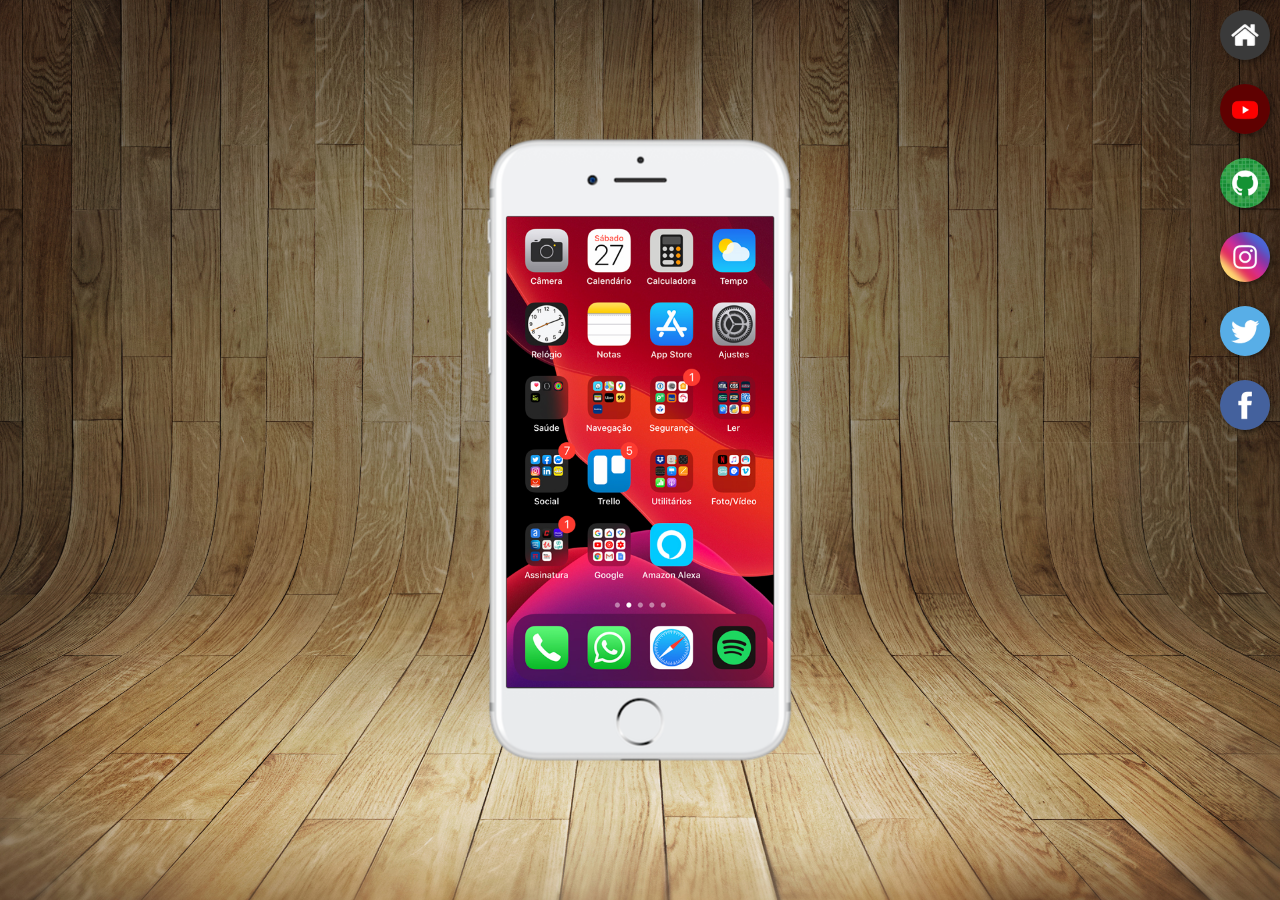
<file: index.html>
<!DOCTYPE html>
<html lang="pt-br">
<head>
    <meta charset="UTF-8">
    <meta name="viewport" content="width=device-width, initial-scale=1.0">
    <title>Projeto Redes Sociais</title>
    <link rel="shortcut icon" href="favicon.ico" type="image/x-icon">
    <link rel="stylesheet" href="estilos/style.css">
</head>
<body>
    <main>
        <section id="telefone">
            <iframe src="home.html" name="tela" id="tela"  frameborder="0">
                Seu navegador não é compativel com isso.
            </iframe>
        </section>
        <section id="redes-sociais">
            <a href="home.html" target="tela"><img src="imagens/logo-home.jpg" alt="home"></a><br>

            <a href="youtube.html" target="tela"><img src="imagens/logo-youtube.jpg" alt="youtube"></a><br>

            <a href="github.html" target="tela"><img src="imagens/logo-github.jpg" alt="github"></a><br>

            <a href="instagram.html" target="tela"><img src="imagens/logo-instagram.jpg" alt="instagram"></a><br>

            <a href="twitter.html" target="tela"><img src="imagens/logo-twitter.jpg" alt="twitter"></a><br>
            
            <a href="facebook.html" target="tela"><img src="imagens/logo-facebook.jpg" alt="facebook"></a>


        </section>
    </main>
</body>
</html>
</file>
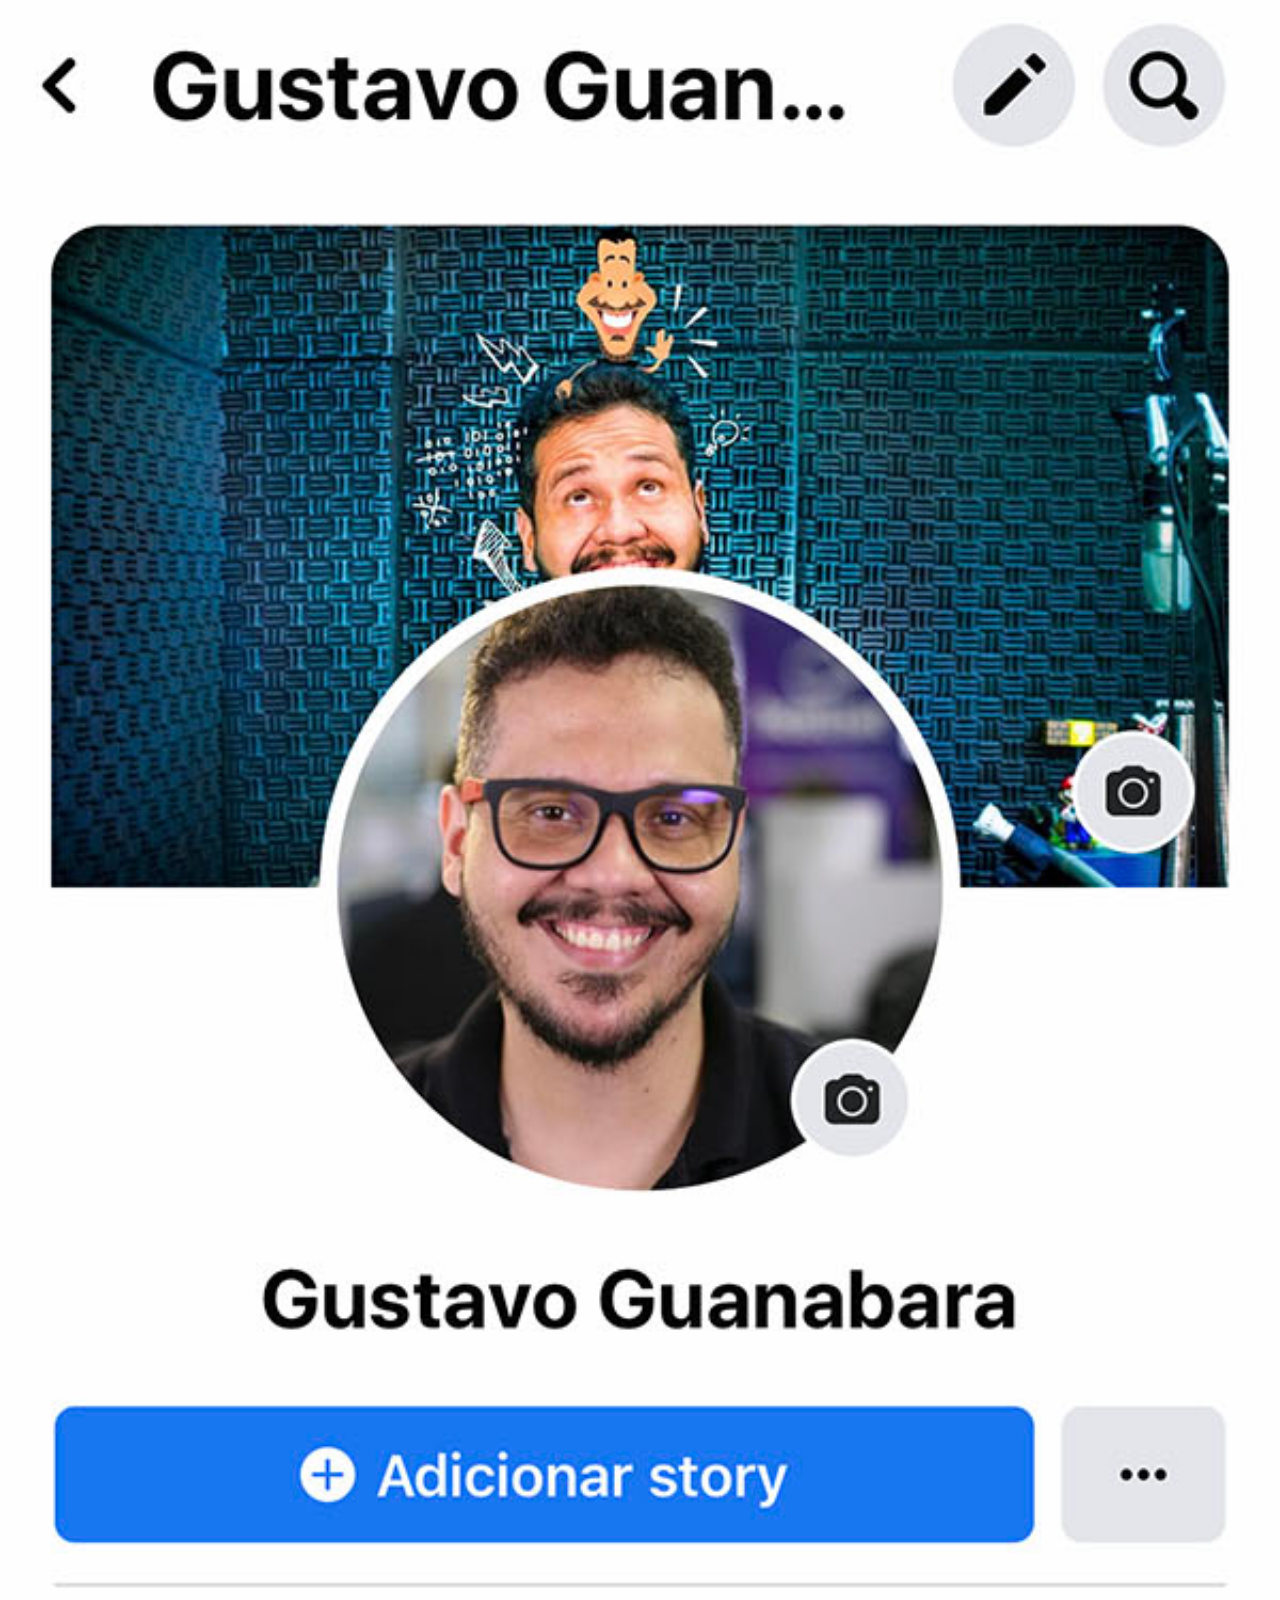
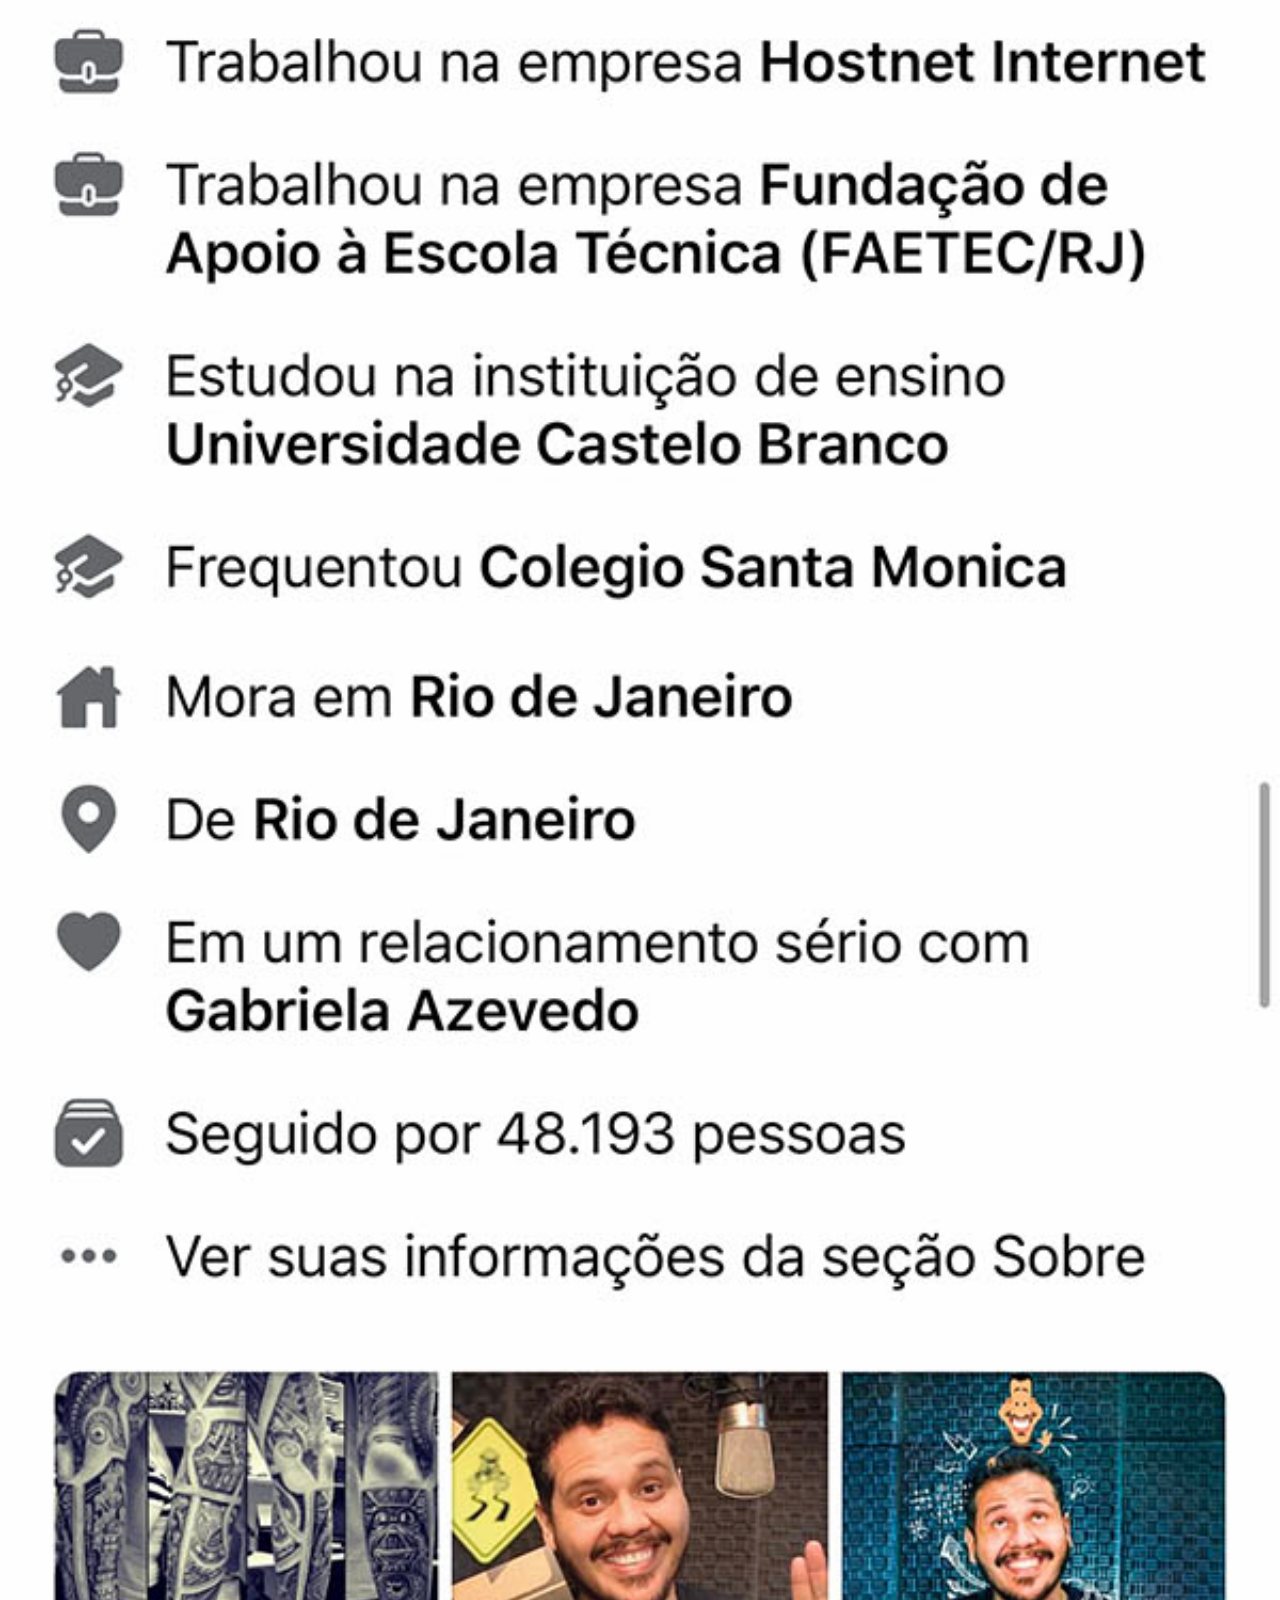
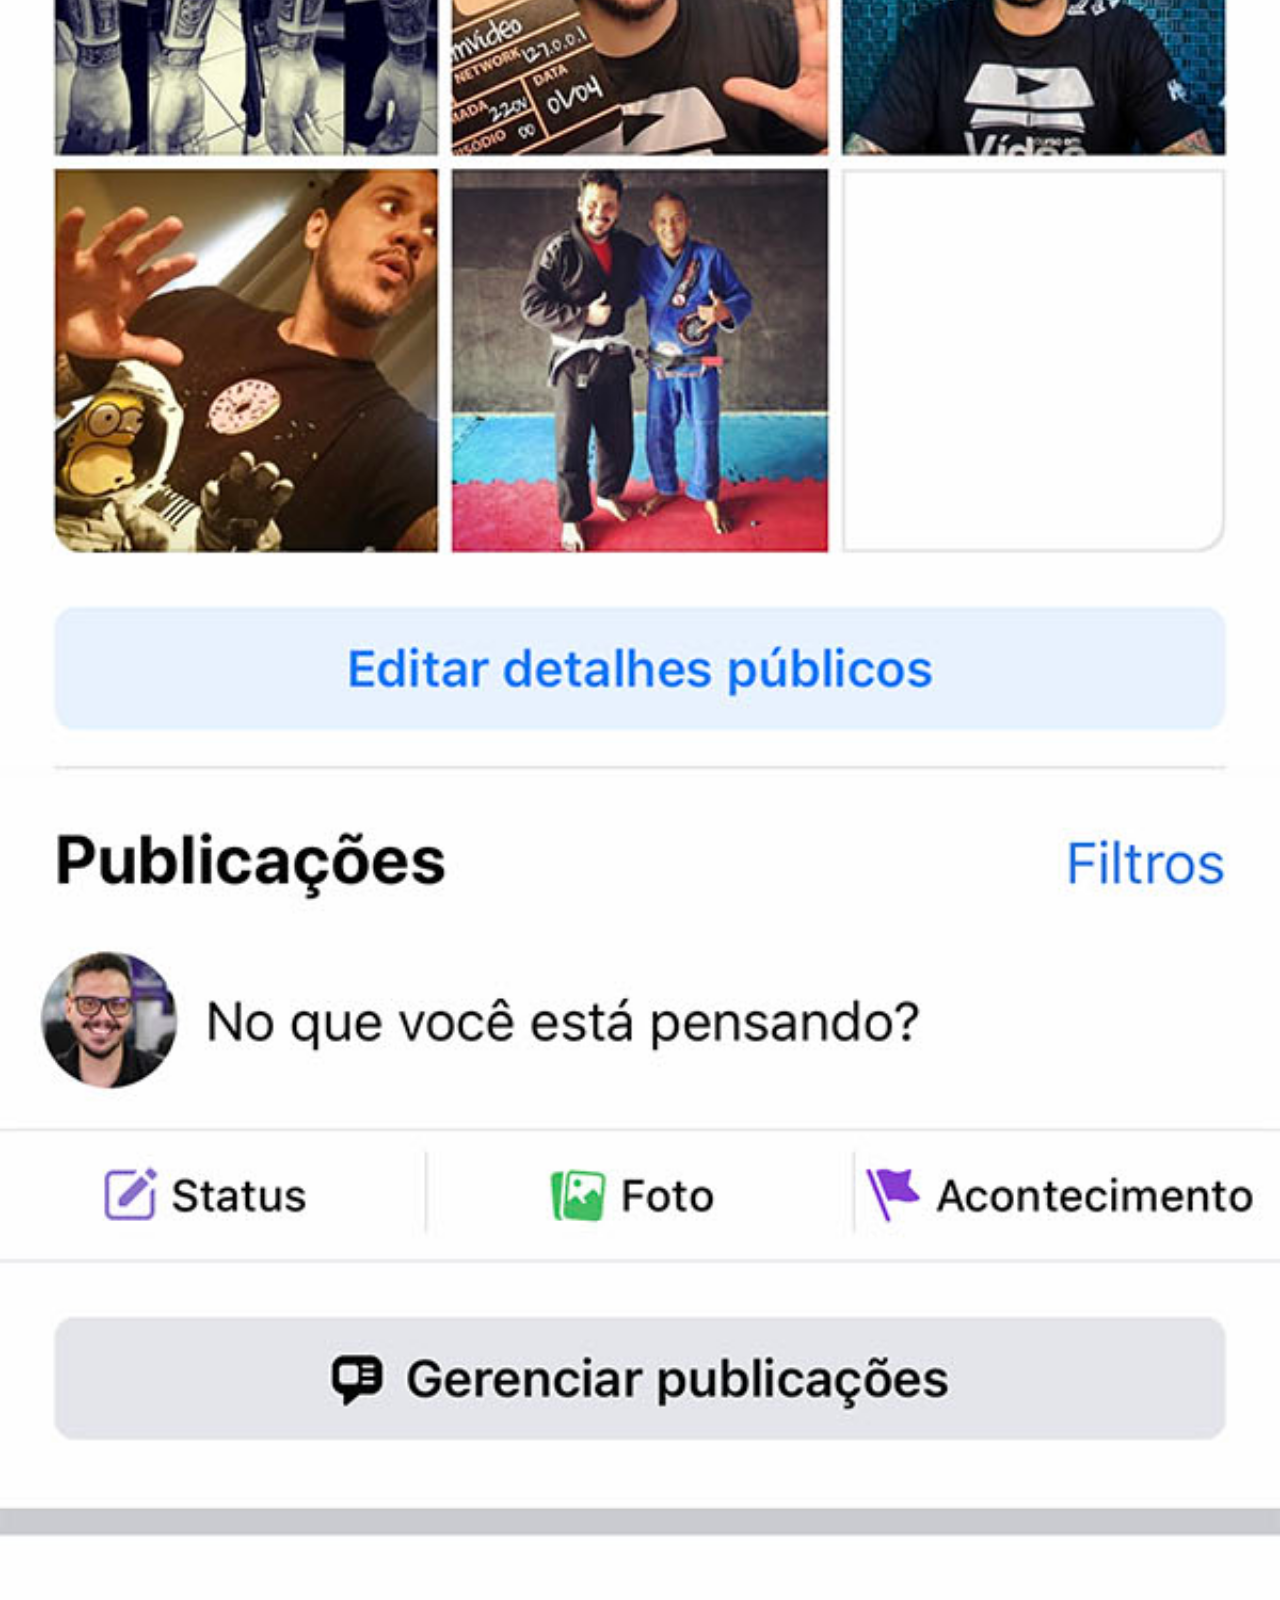
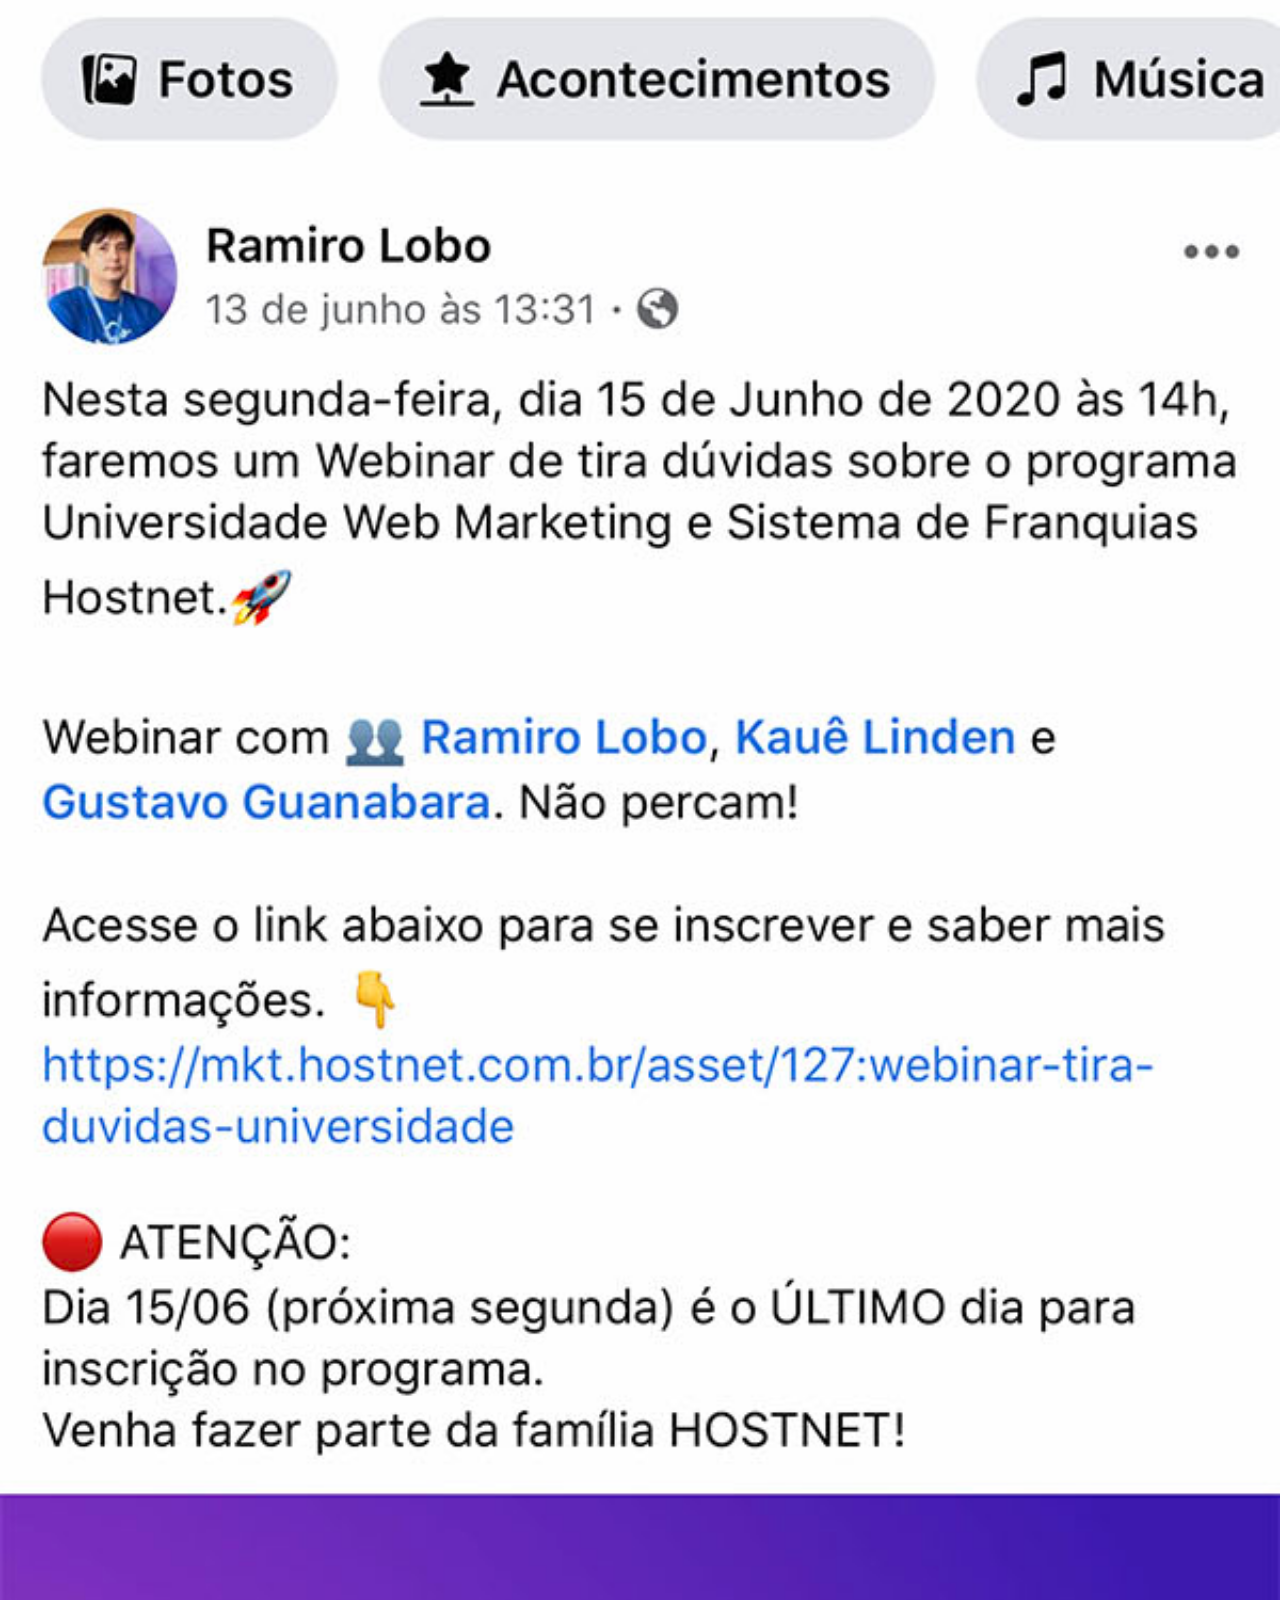
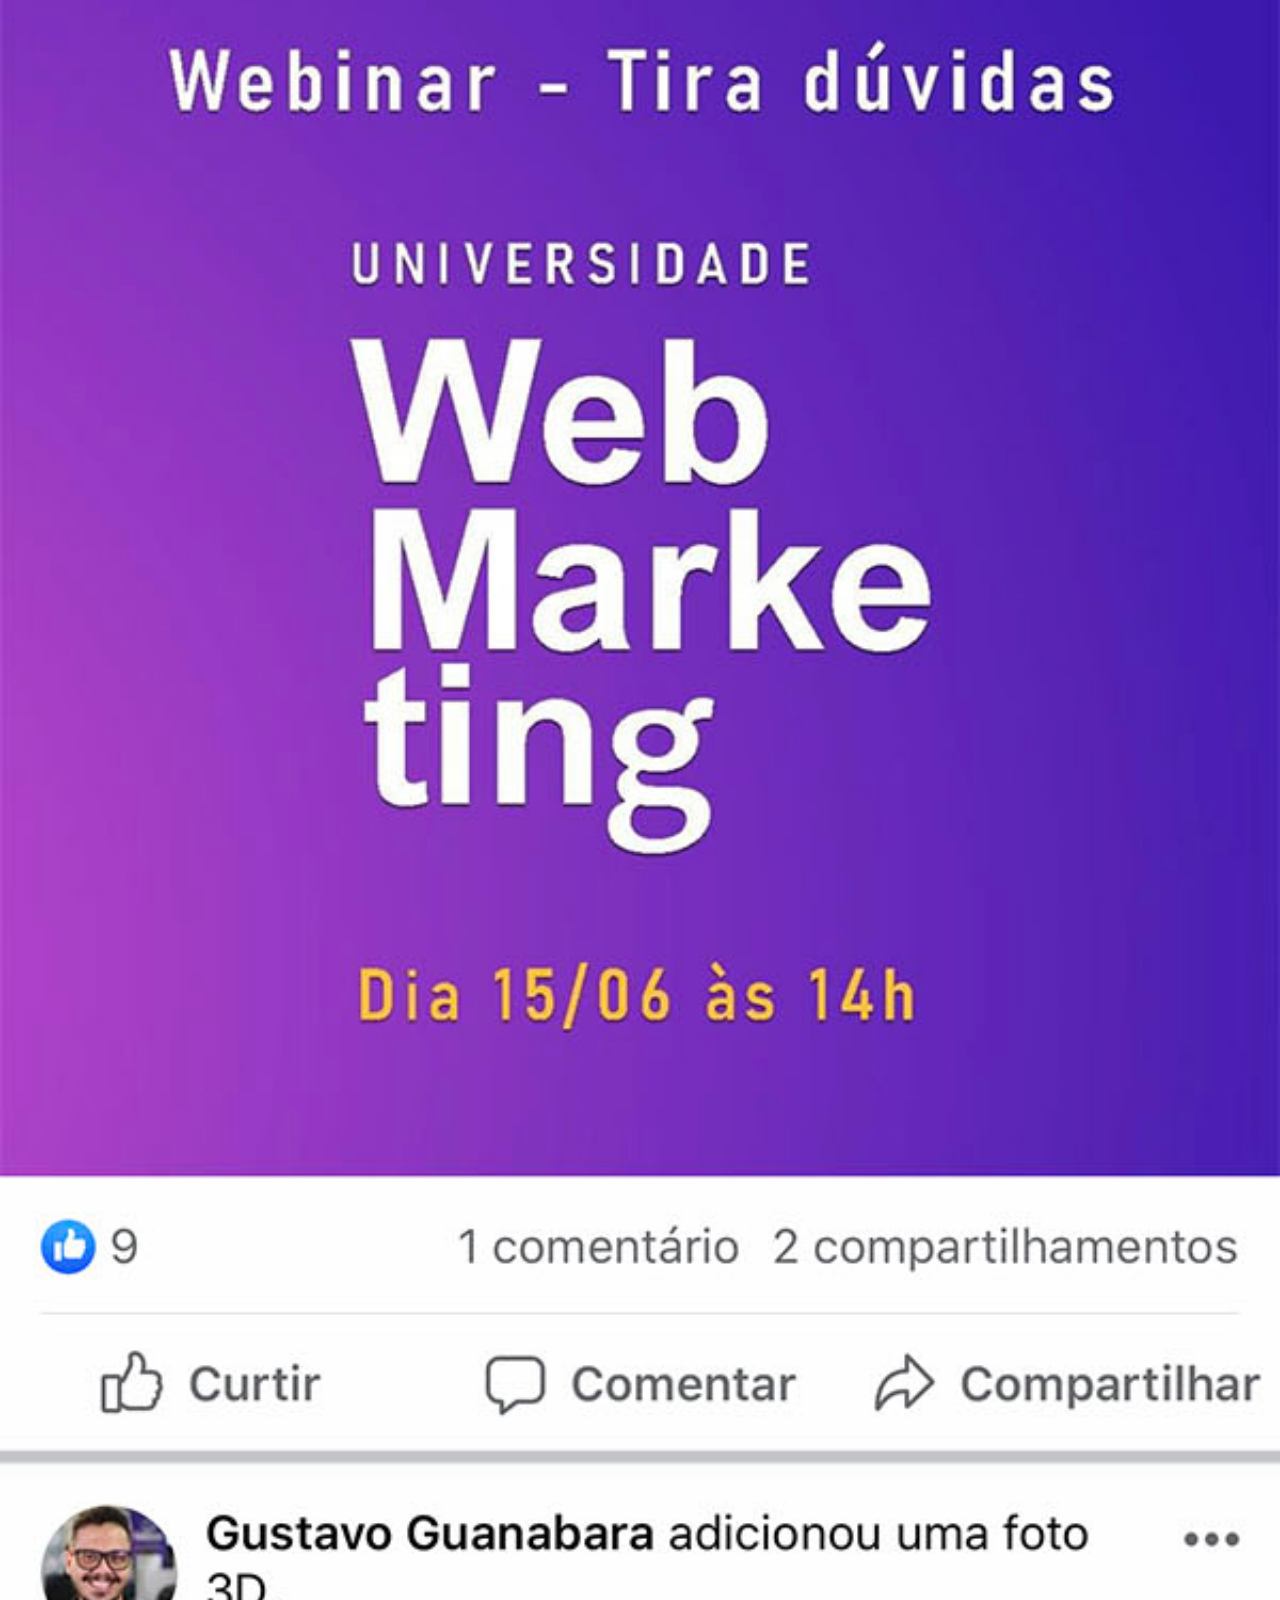
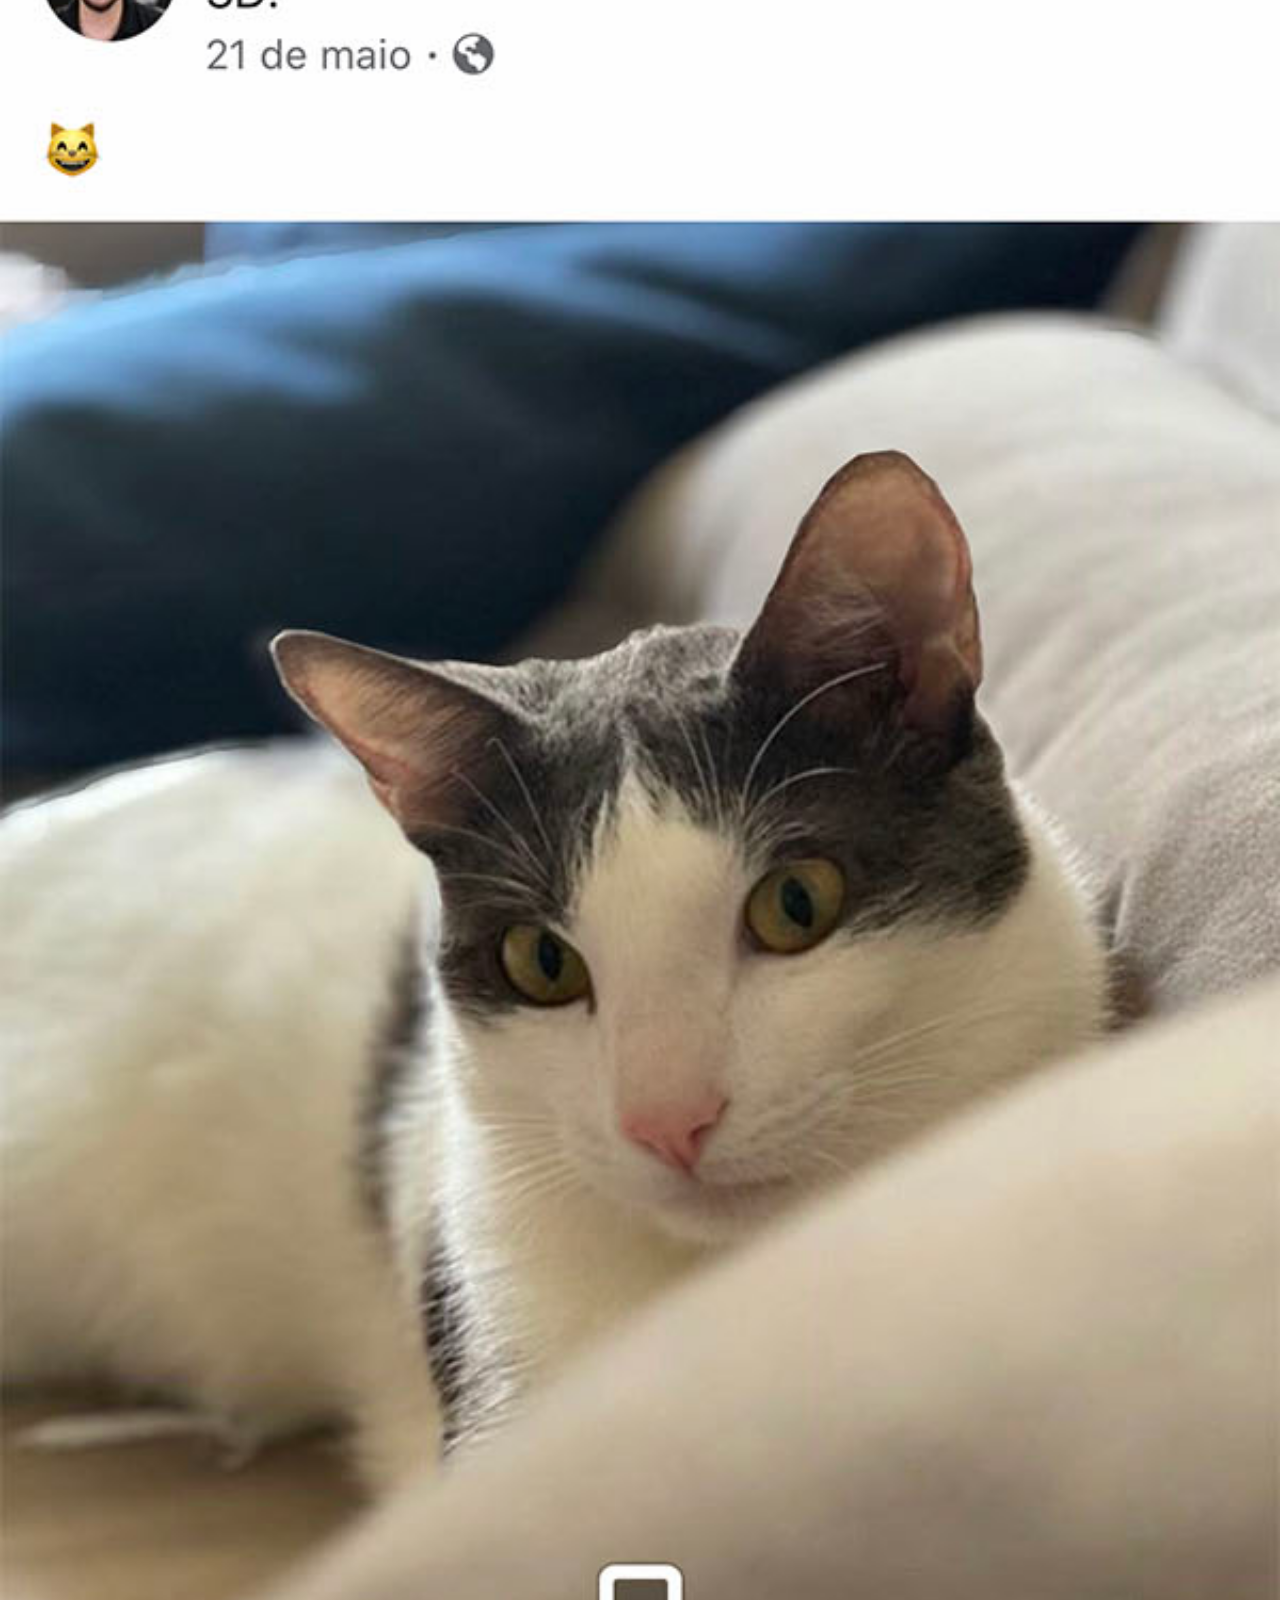
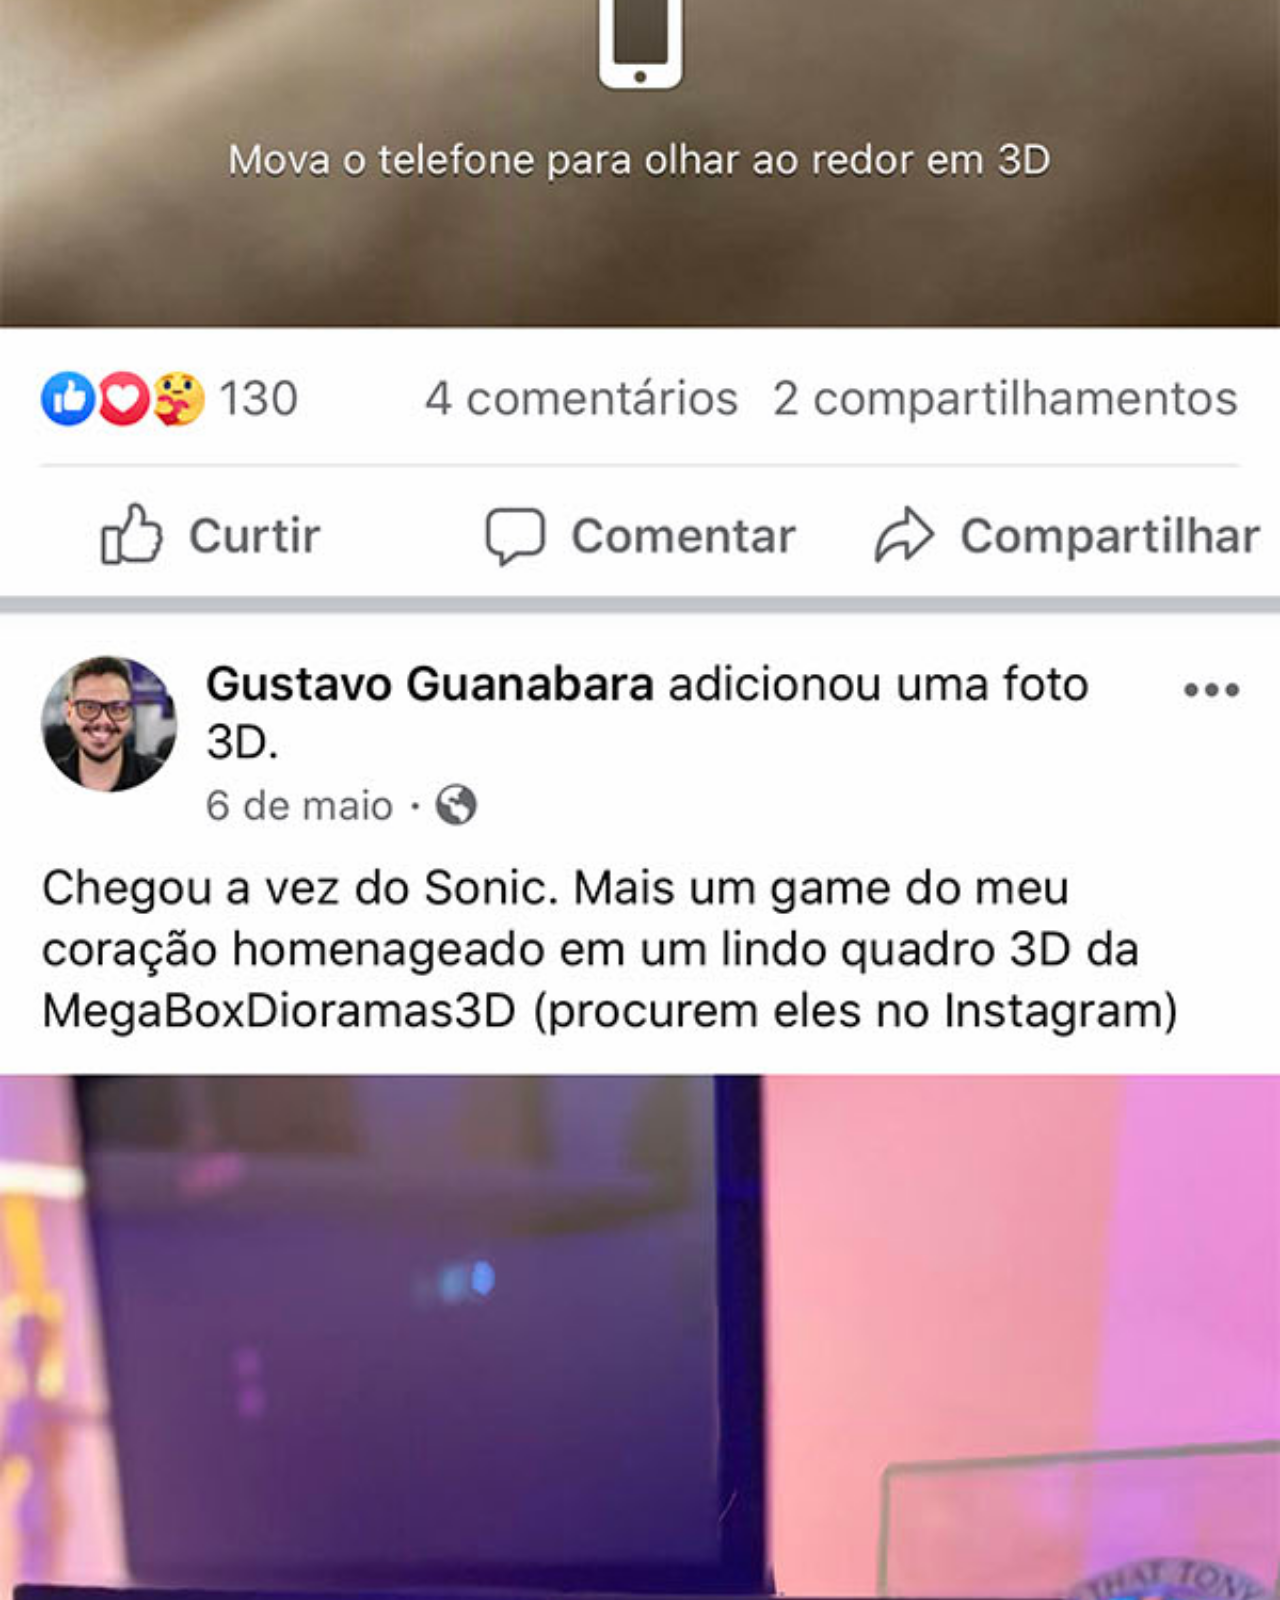
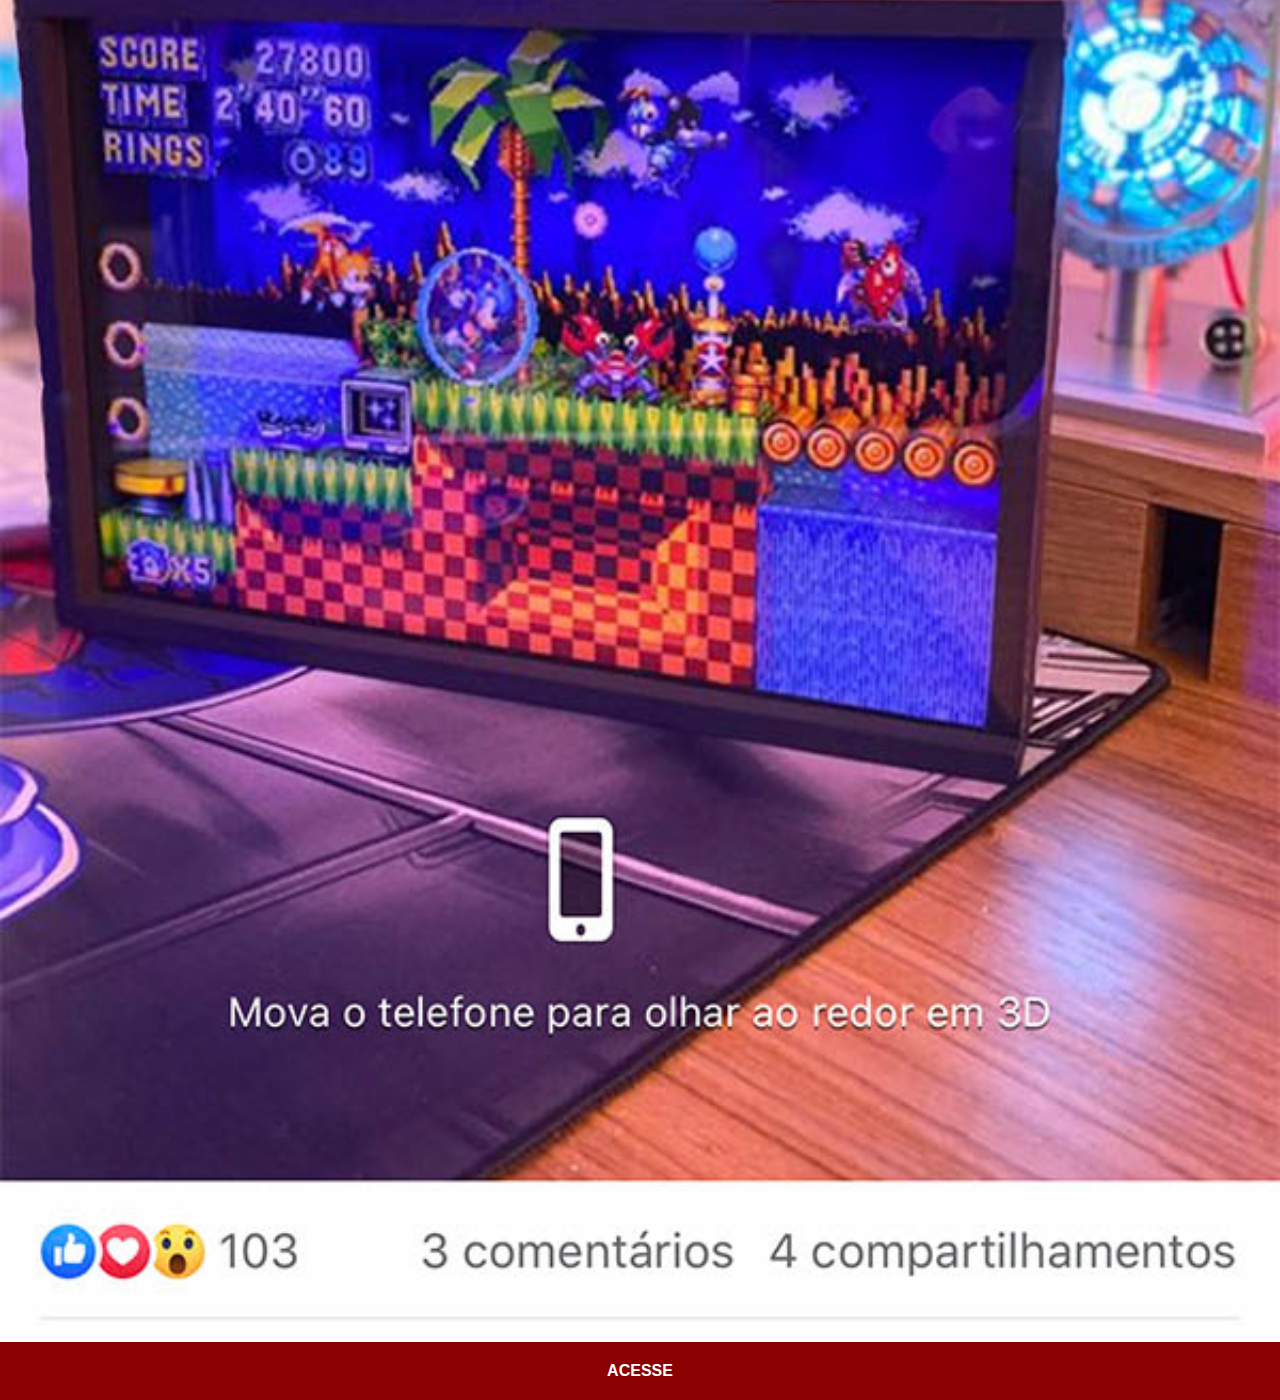
<file: facebook.html>
<!DOCTYPE html>
<html lang="pt-br">
<head>
    <meta charset="UTF-8">
    <meta name="viewport" content="width=device-width, initial-scale=1.0">
    <title>Facebook</title>
    <link rel="stylesheet" href="estilos/social.css">
</head>
<body>
    <img src="imagens/tela-facebook.jpg" alt="facebook">
    <a href="https://www.facebook.com/gustavoguanabara" target="_blank">ACESSE</a>
</body>
</html>
</file>
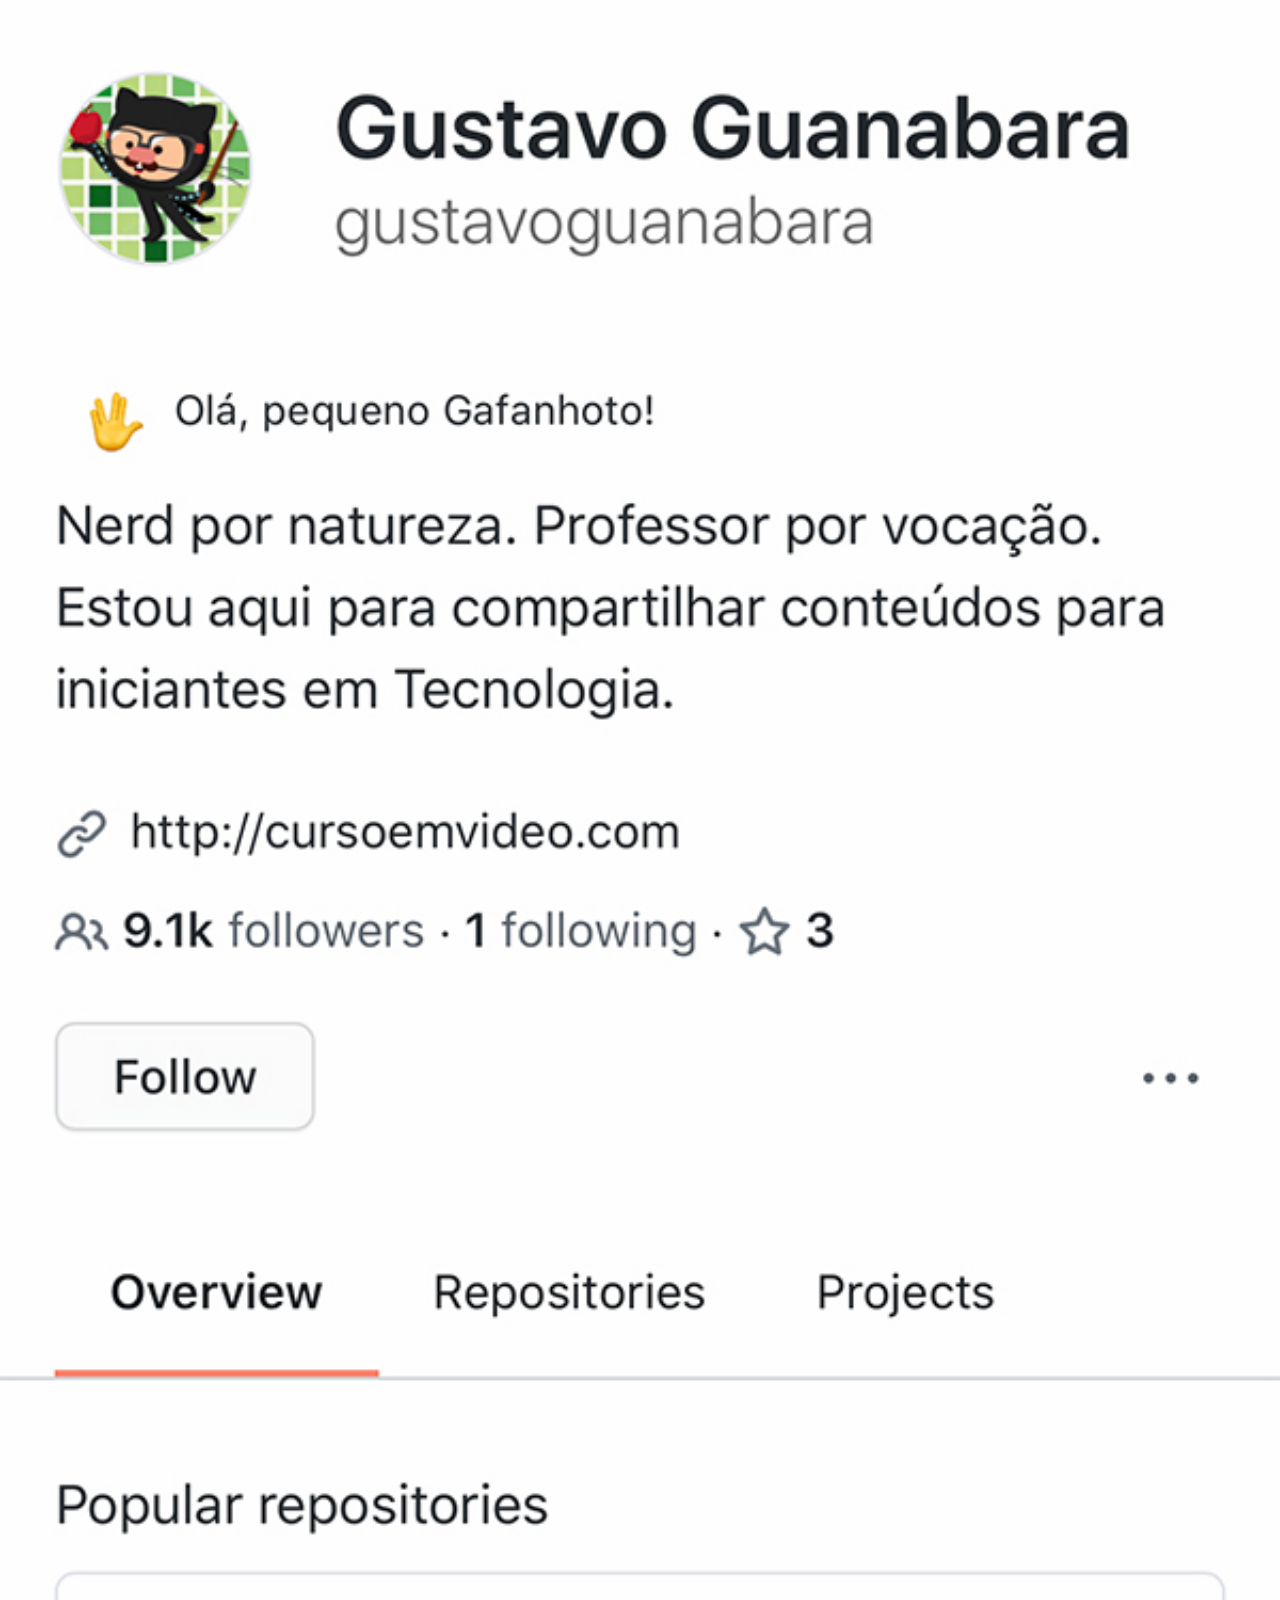
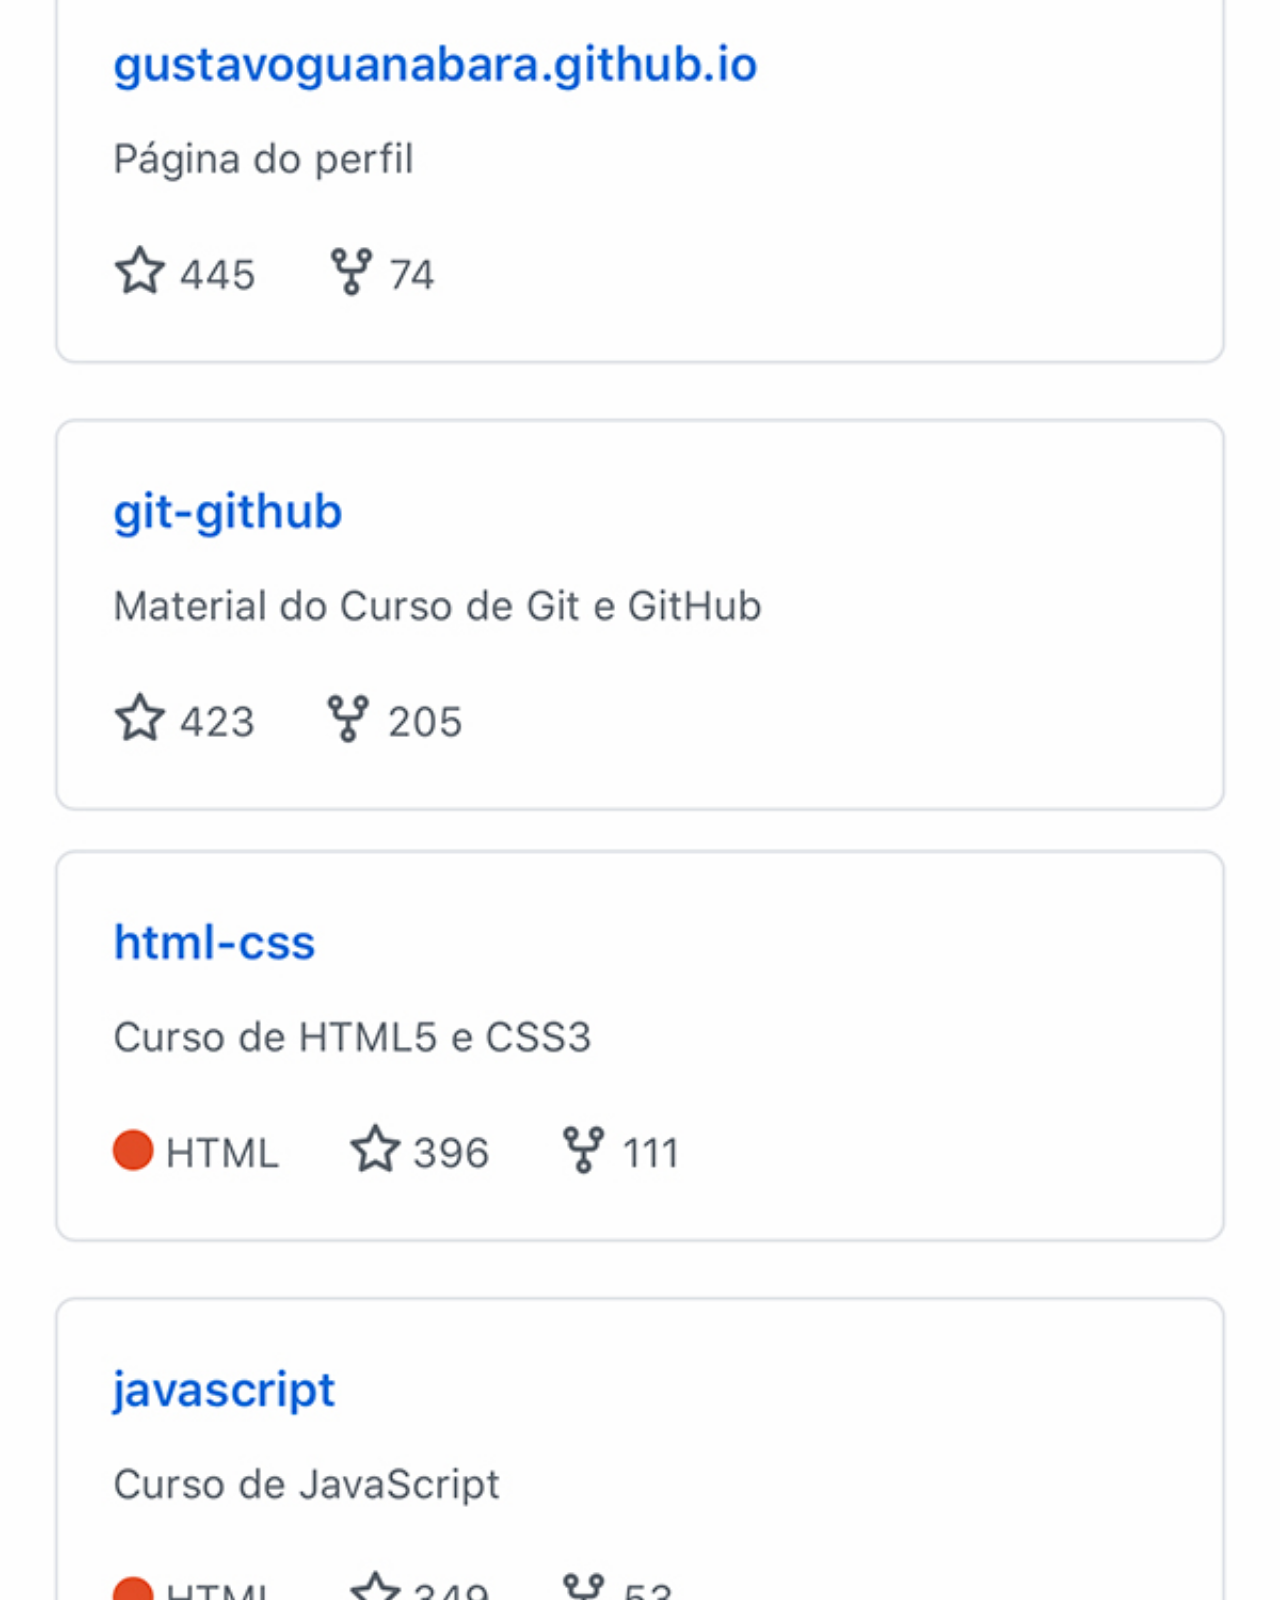
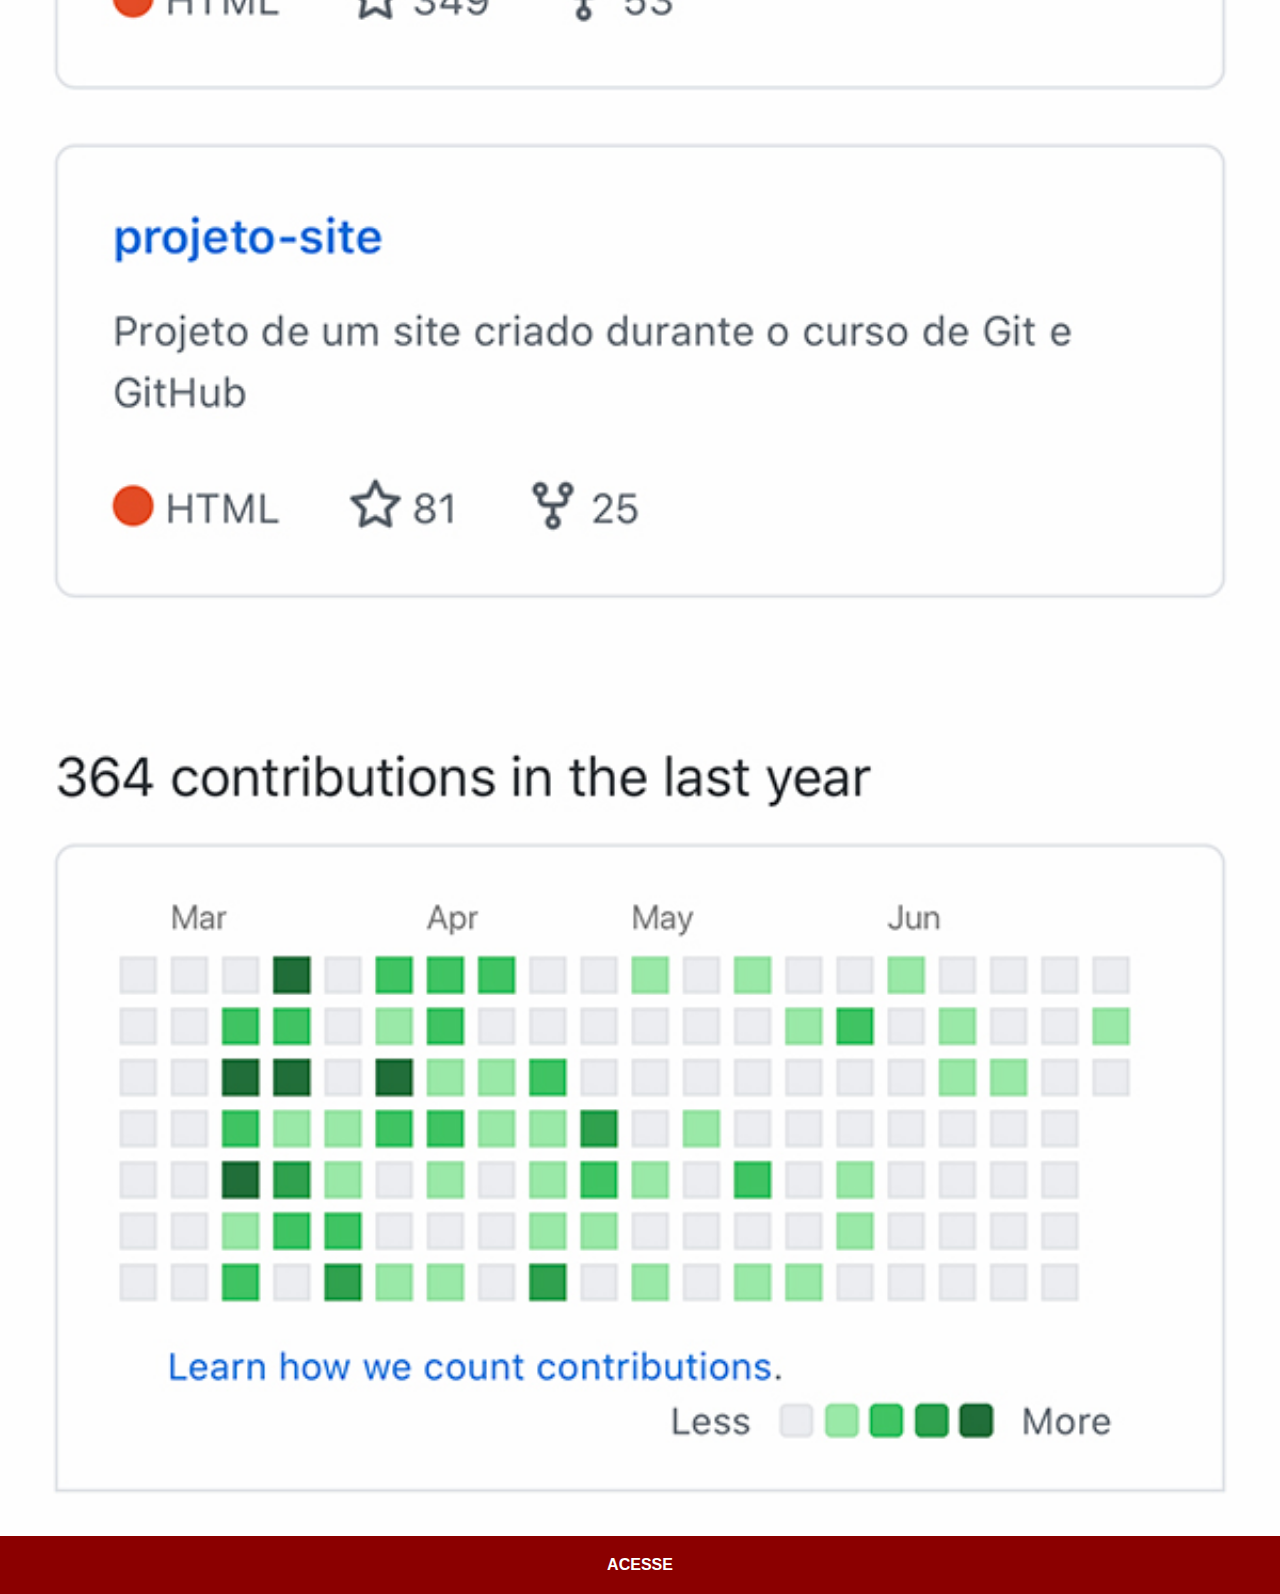
<file: github.html>
<!DOCTYPE html>
<html lang="pt-br">
<head>
    <meta charset="UTF-8">
    <meta name="viewport" content="width=device-width, initial-scale=1.0">
    <title>GitHub</title>
    <link rel="stylesheet" href="estilos/social.css">
</head>
<body>
    <img src="imagens/tela-github.jpg" alt="github">
    <a href="https://github.com/luishvanni" target="_blank">ACESSE</a>
</body>
</html>
</file>
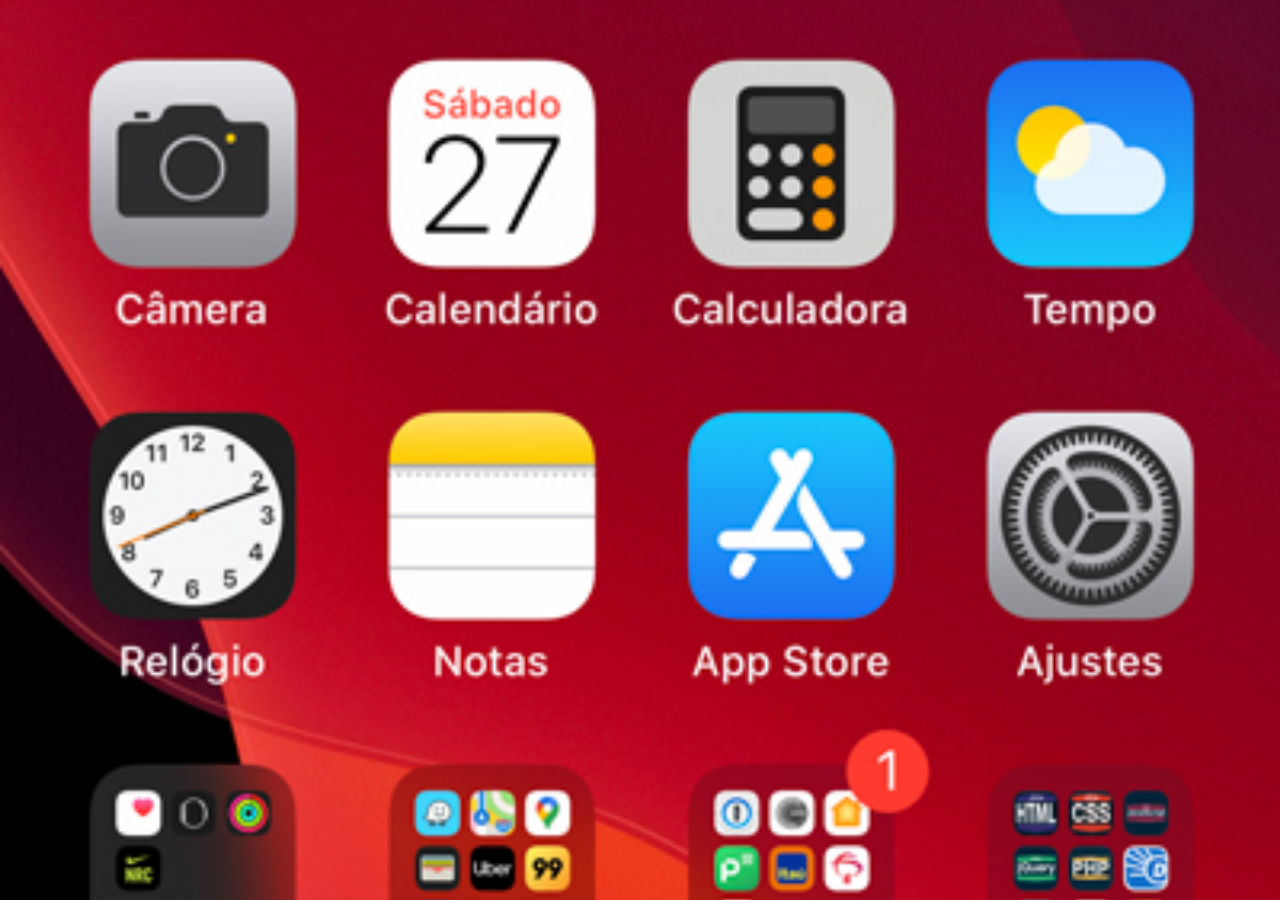
<file: home.html>
<!DOCTYPE html>
<html lang="pt-br">
<head>
    <meta charset="UTF-8">
    <meta name="viewport" content="width=device-width, initial-scale=1.0">
    <title>Home</title>
</head>
<style>
    * {
        margin: 0px;
        padding: 0px;

    }

    body {
        height: 100vh;
        width: 100vw;
        background: black url('imagens/tela-home.jpg') no-repeat top center;
        background-size: cover;
    }
</style>
<body>
    
</body>
</html>
</file>
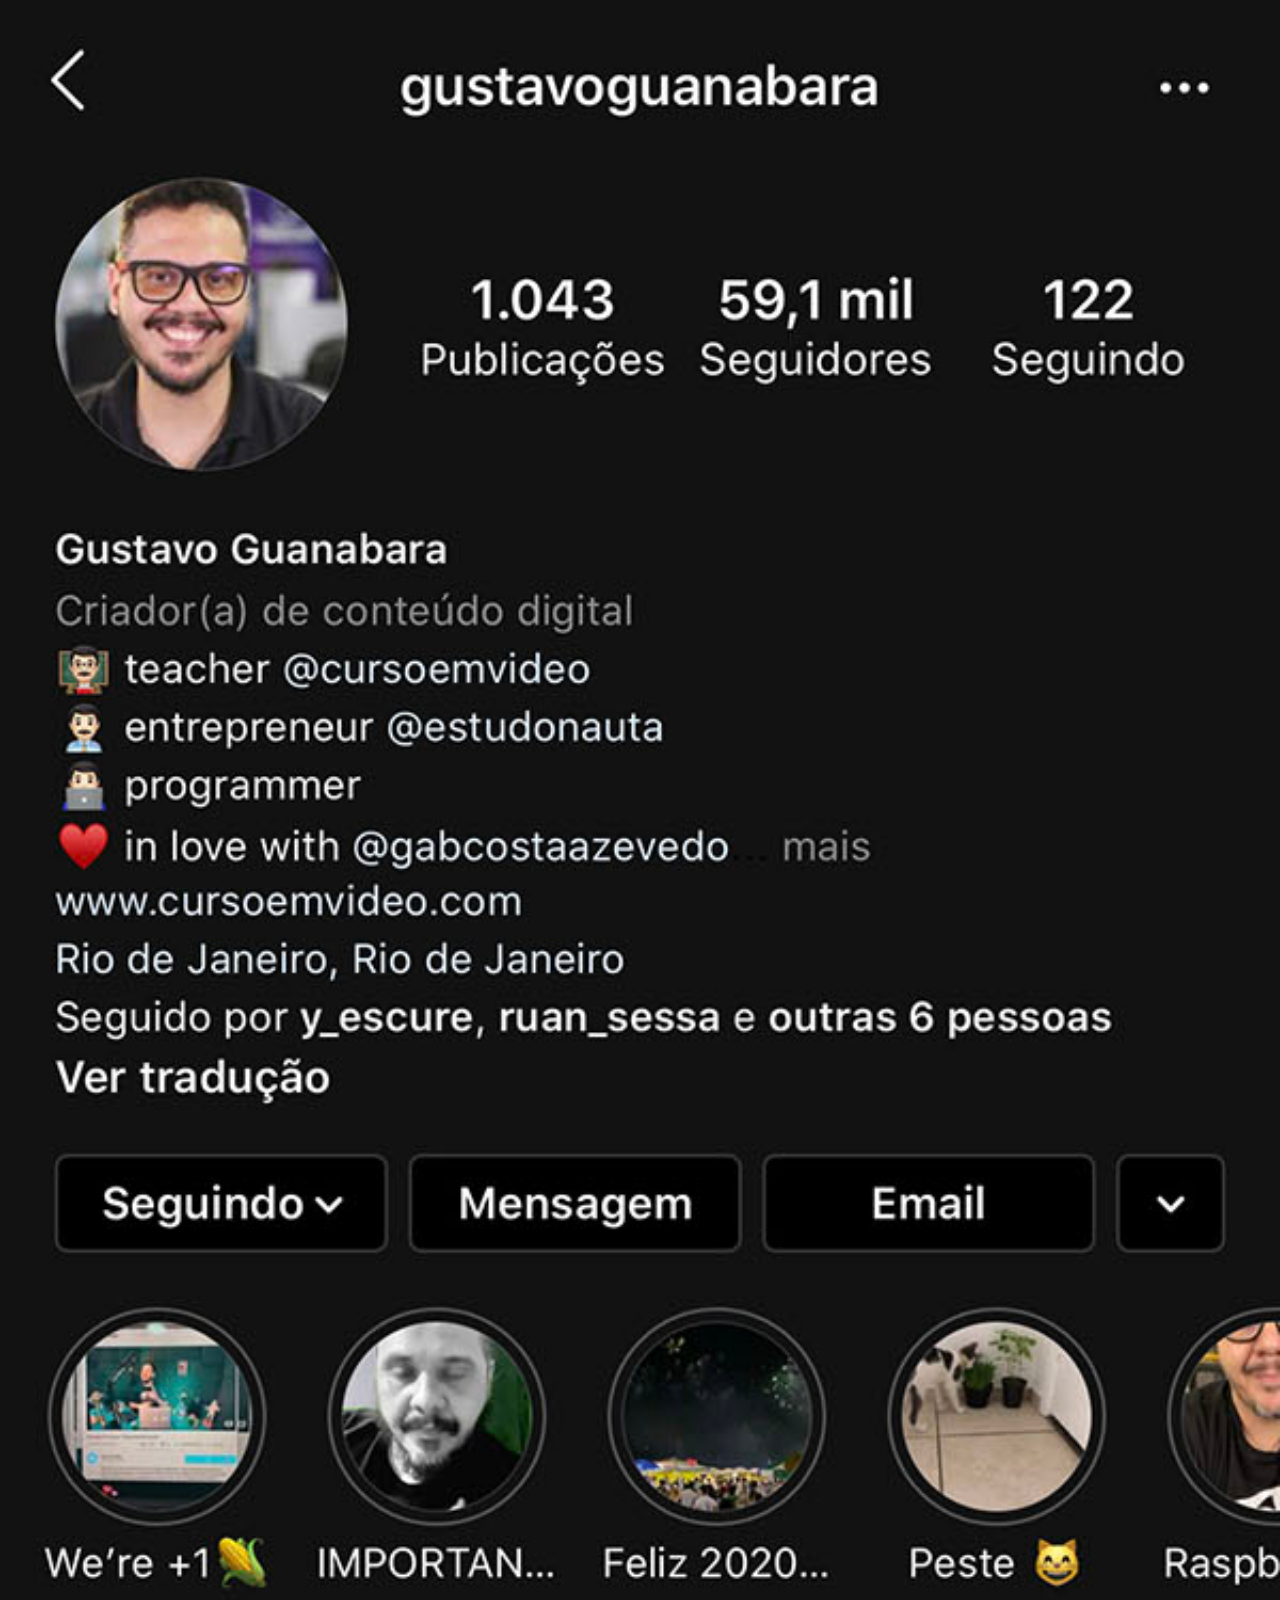
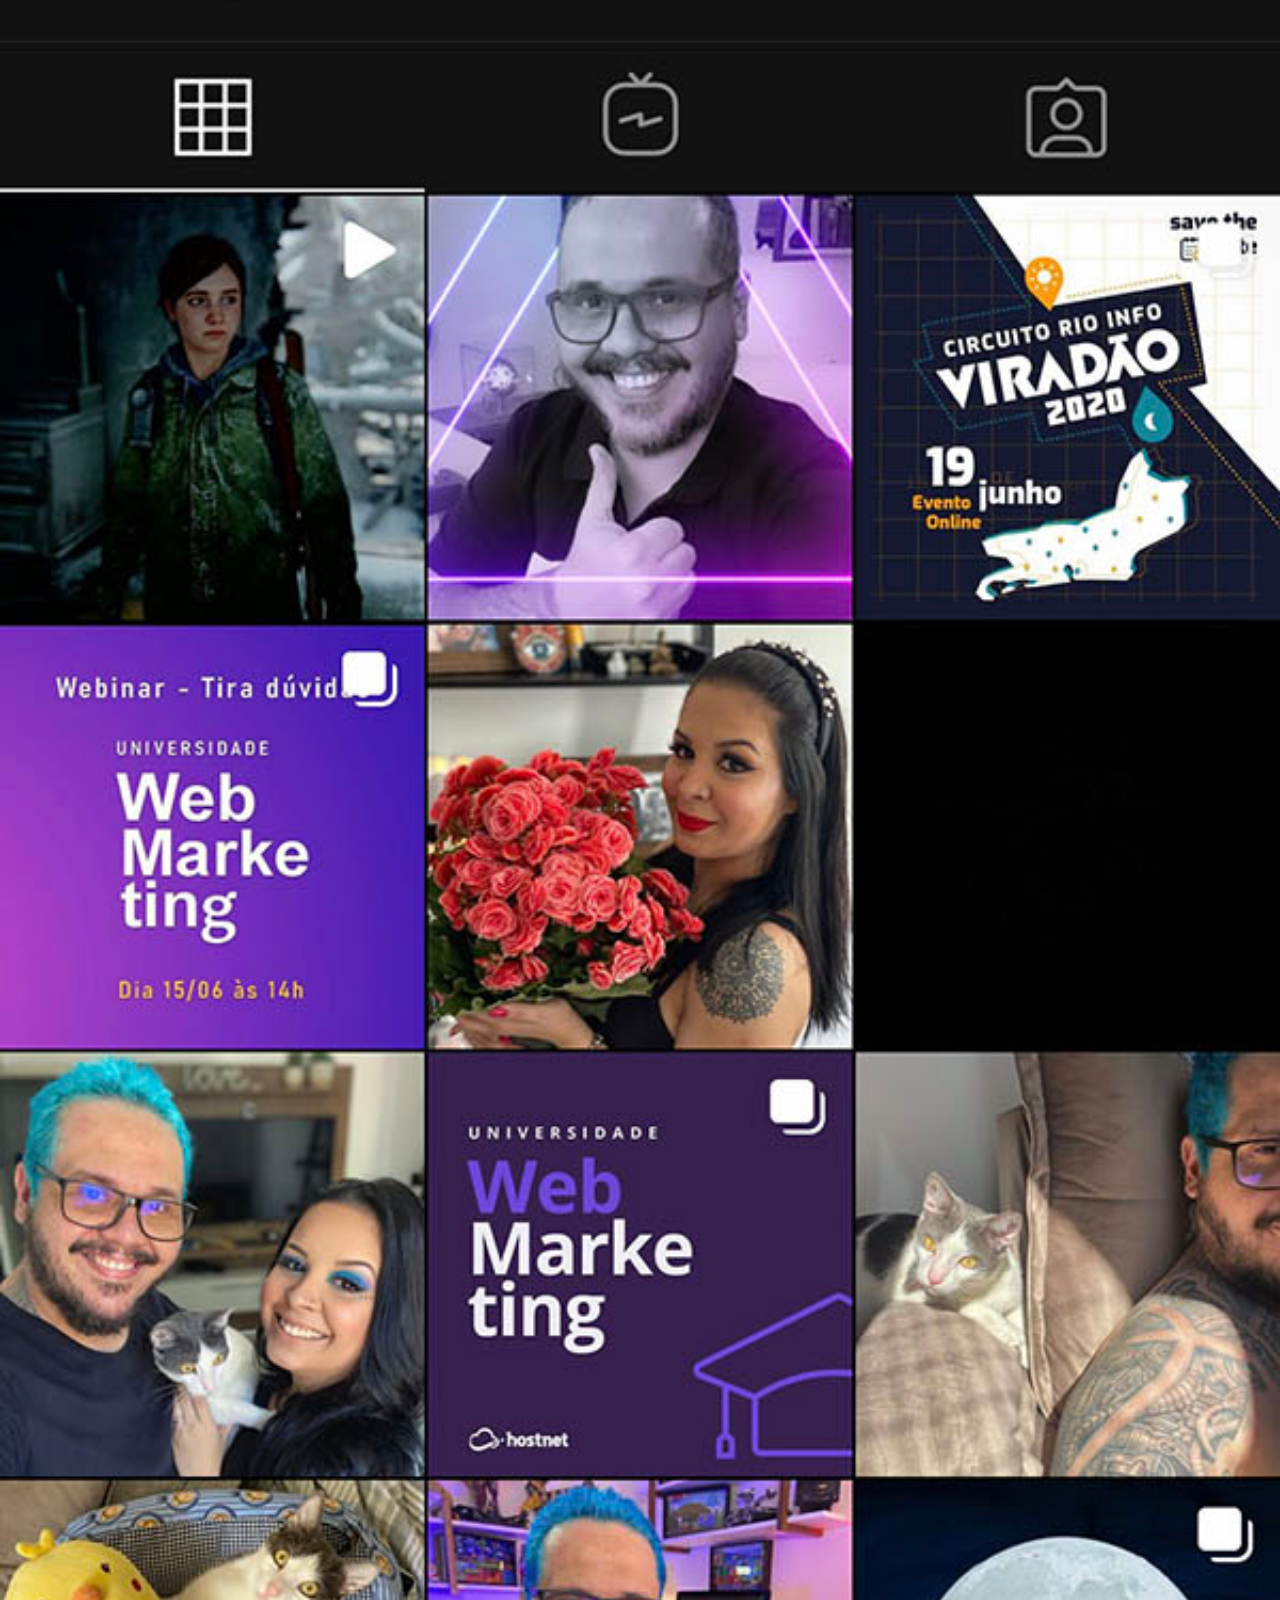
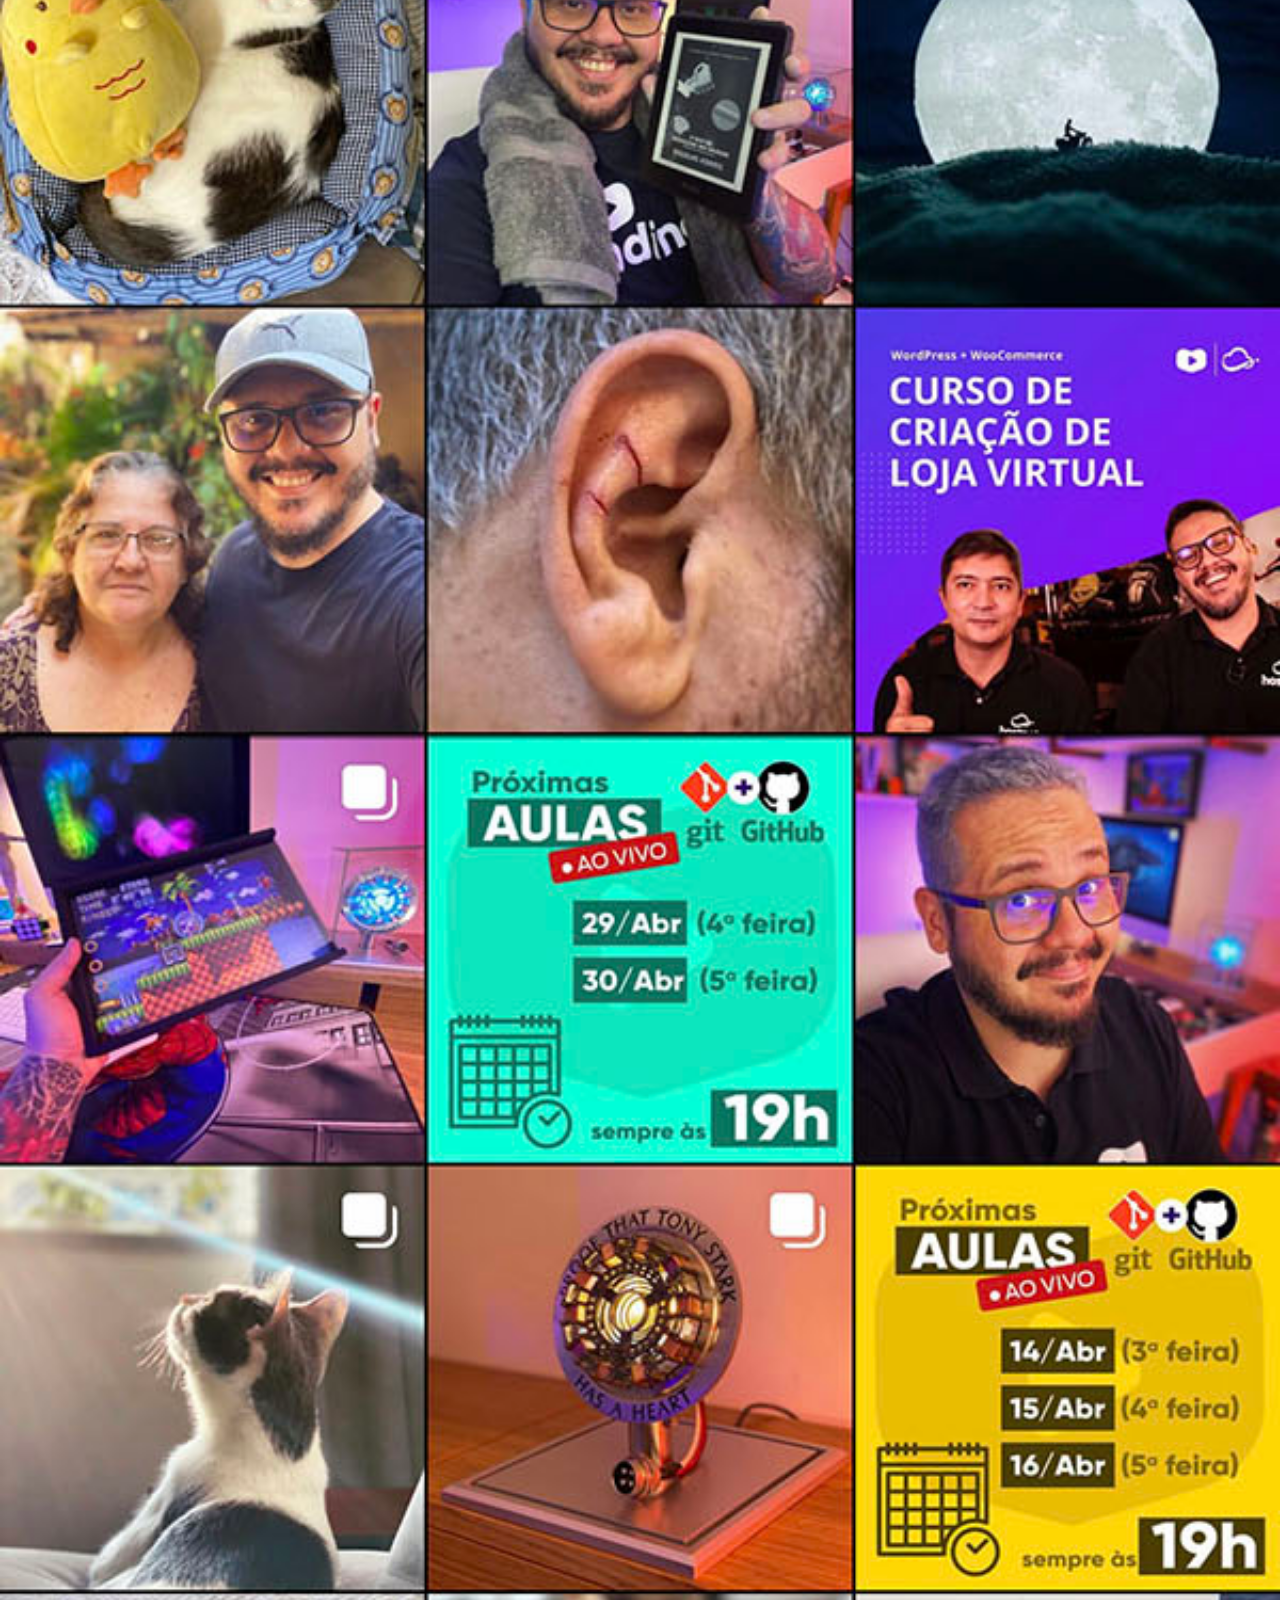
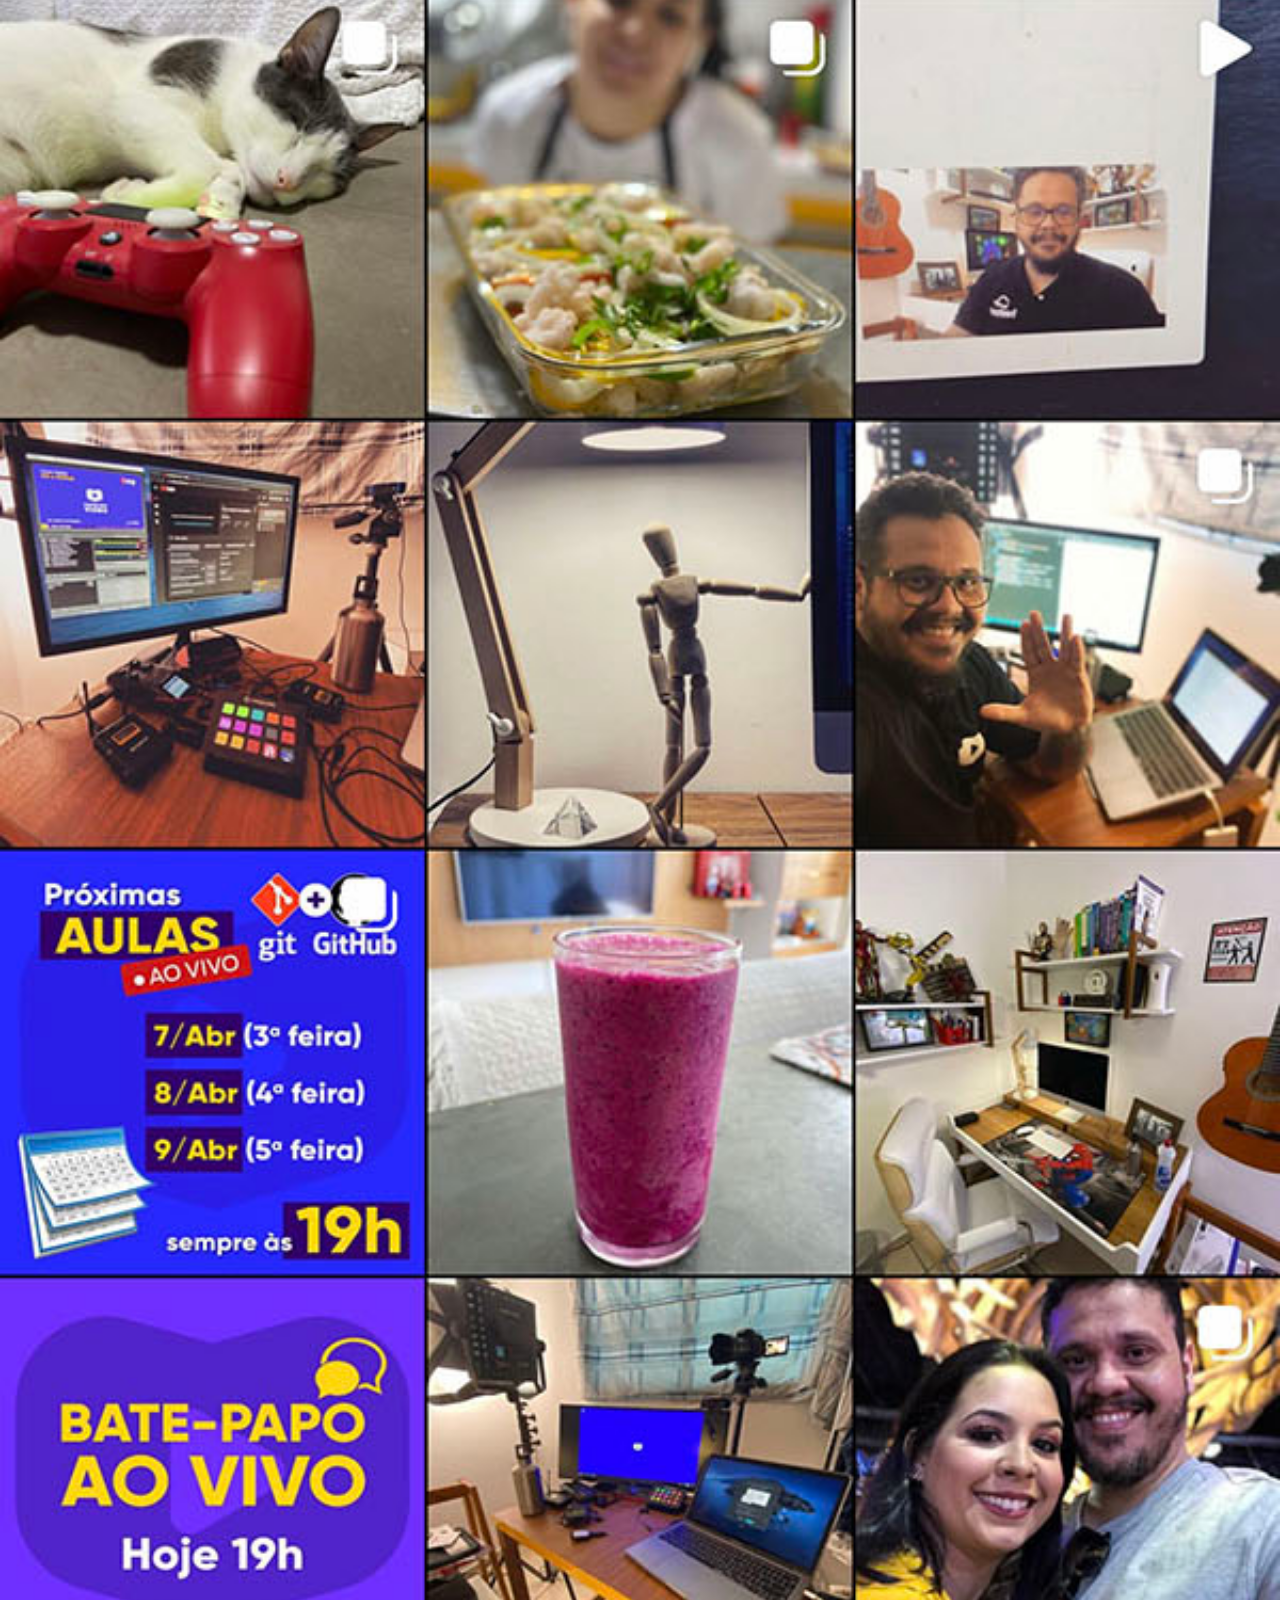
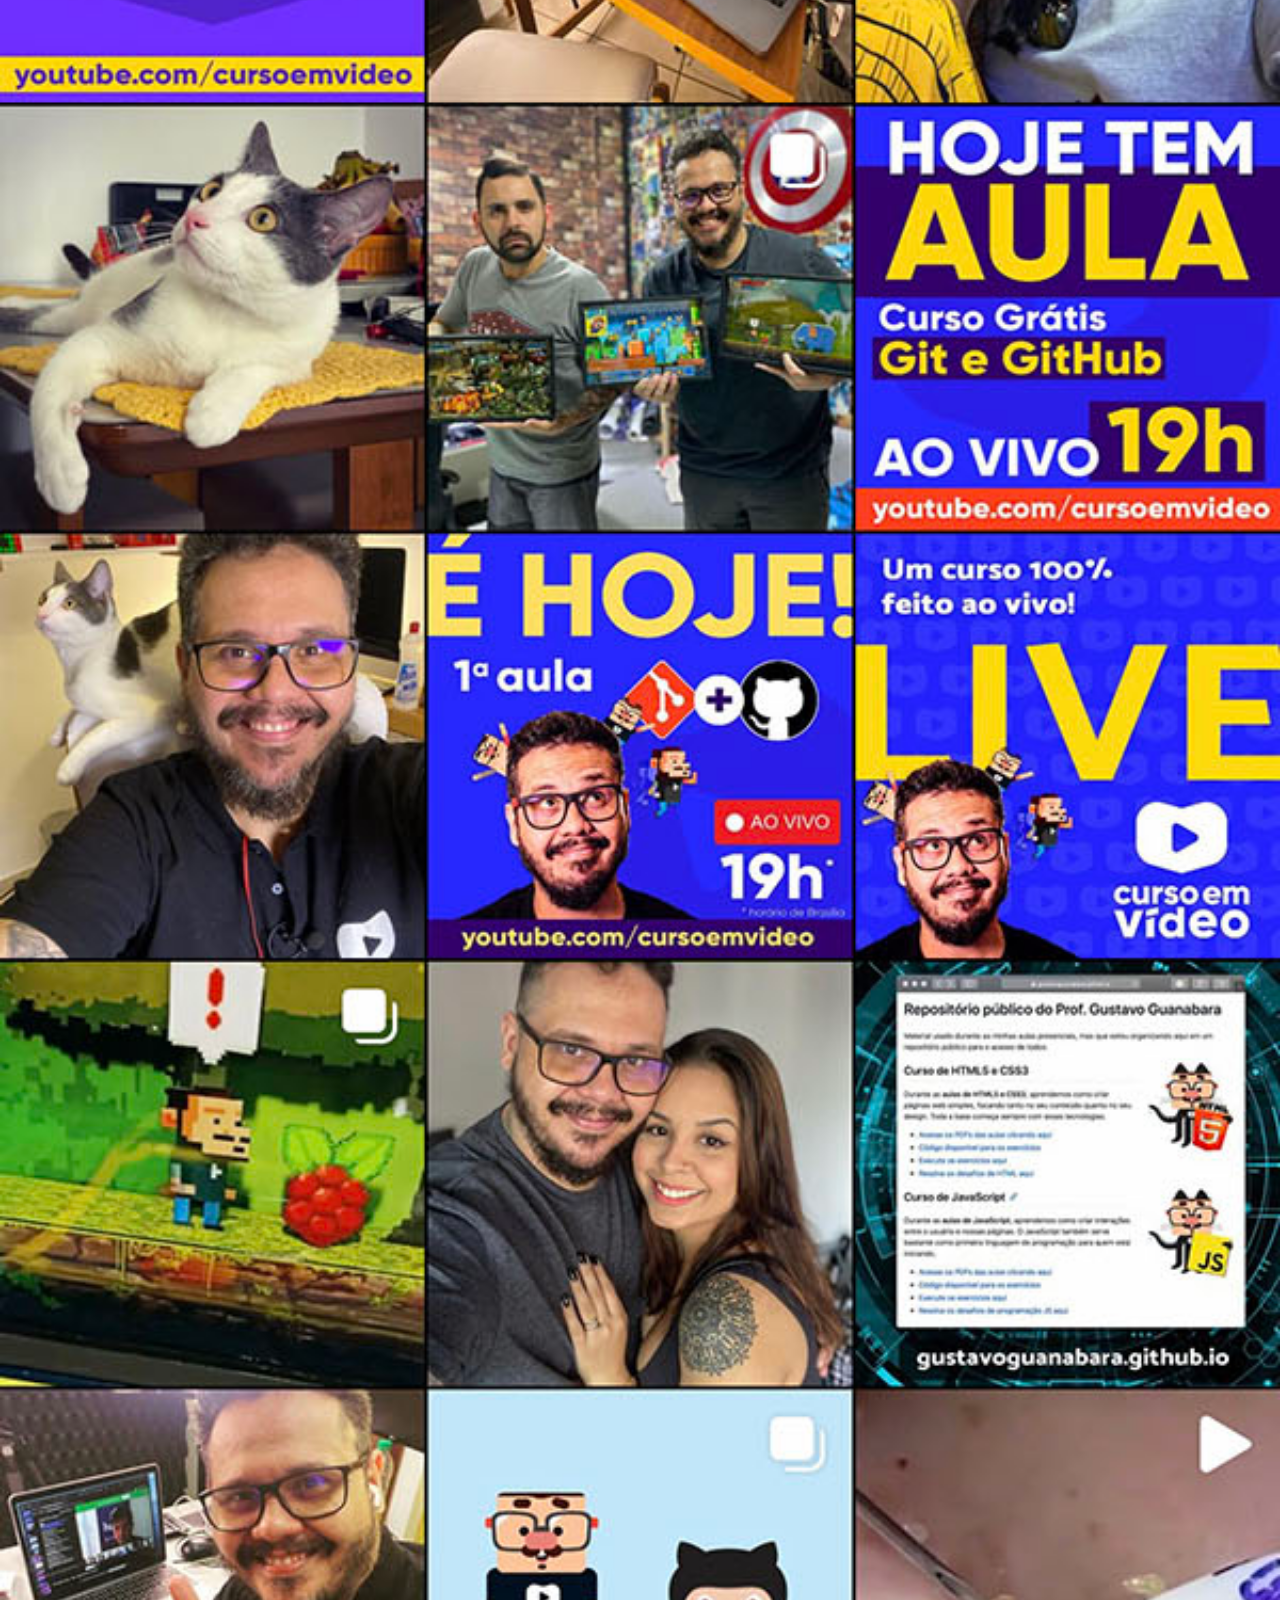
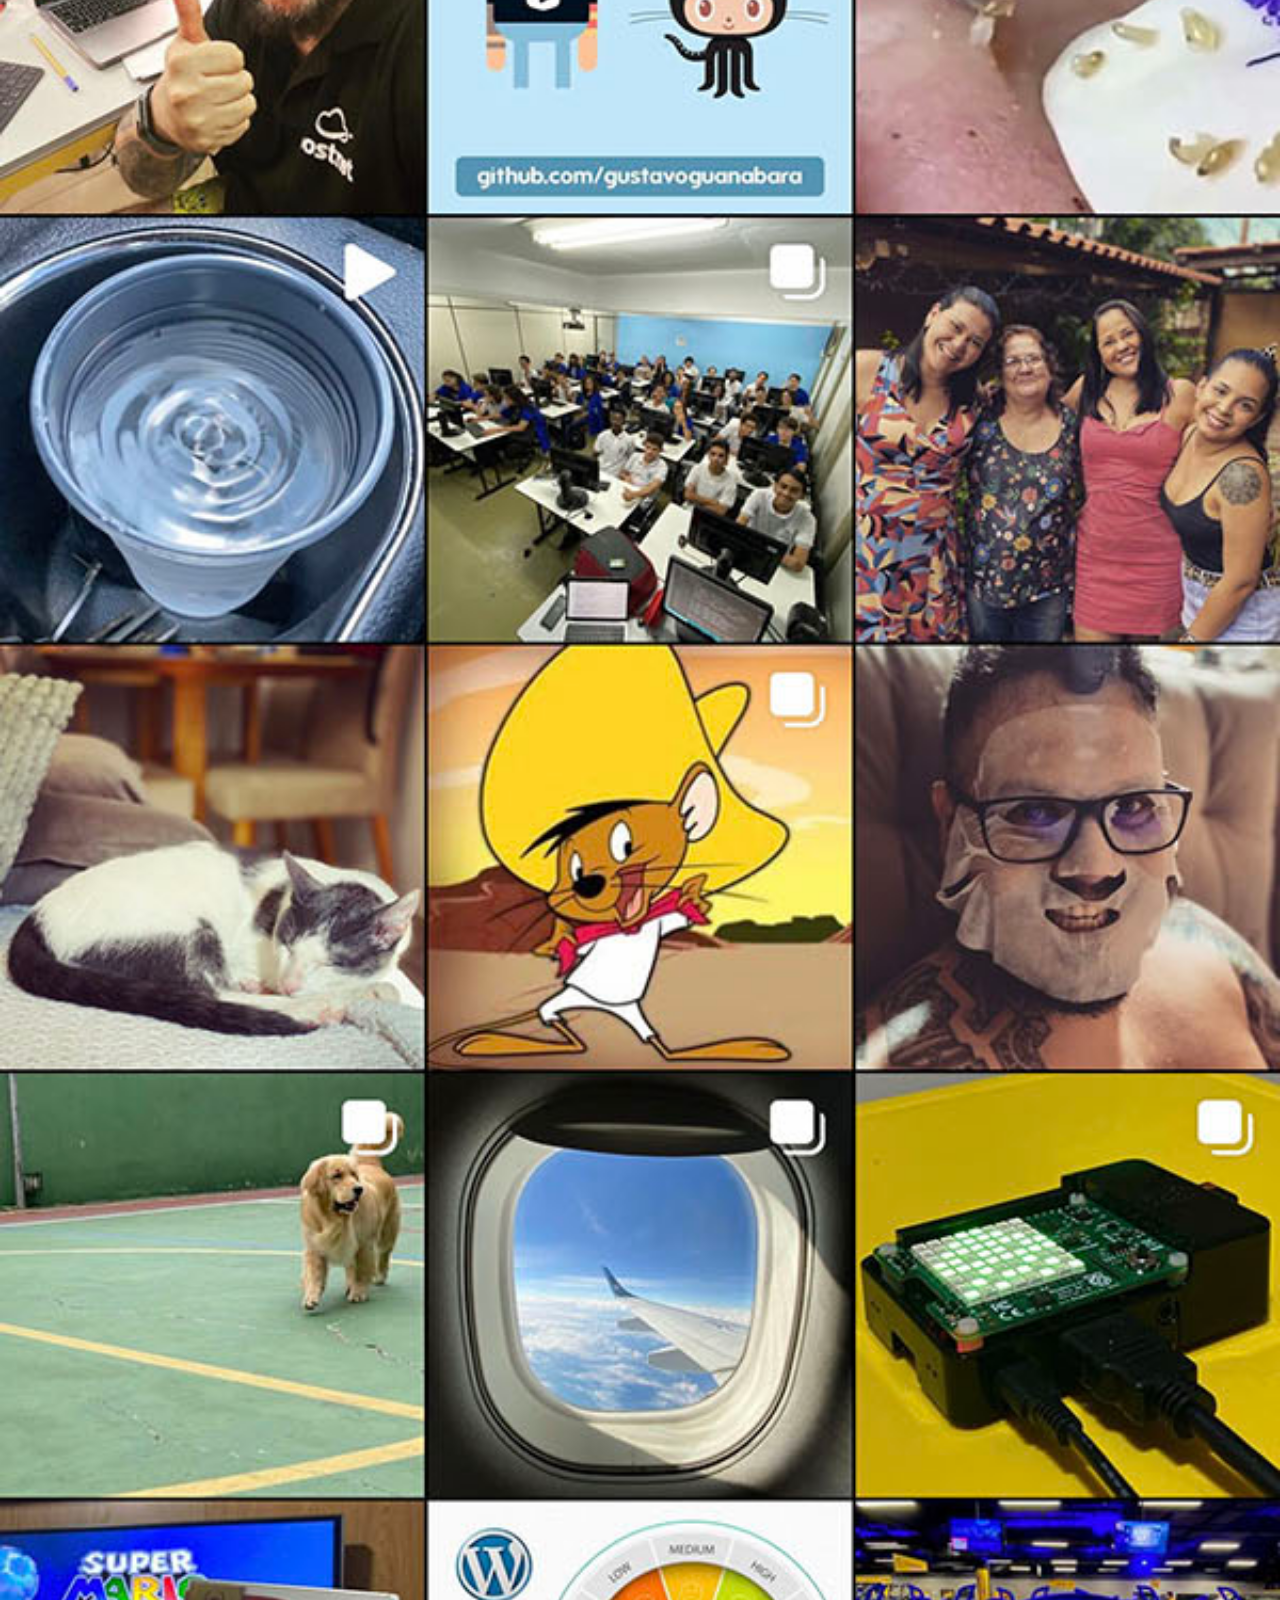
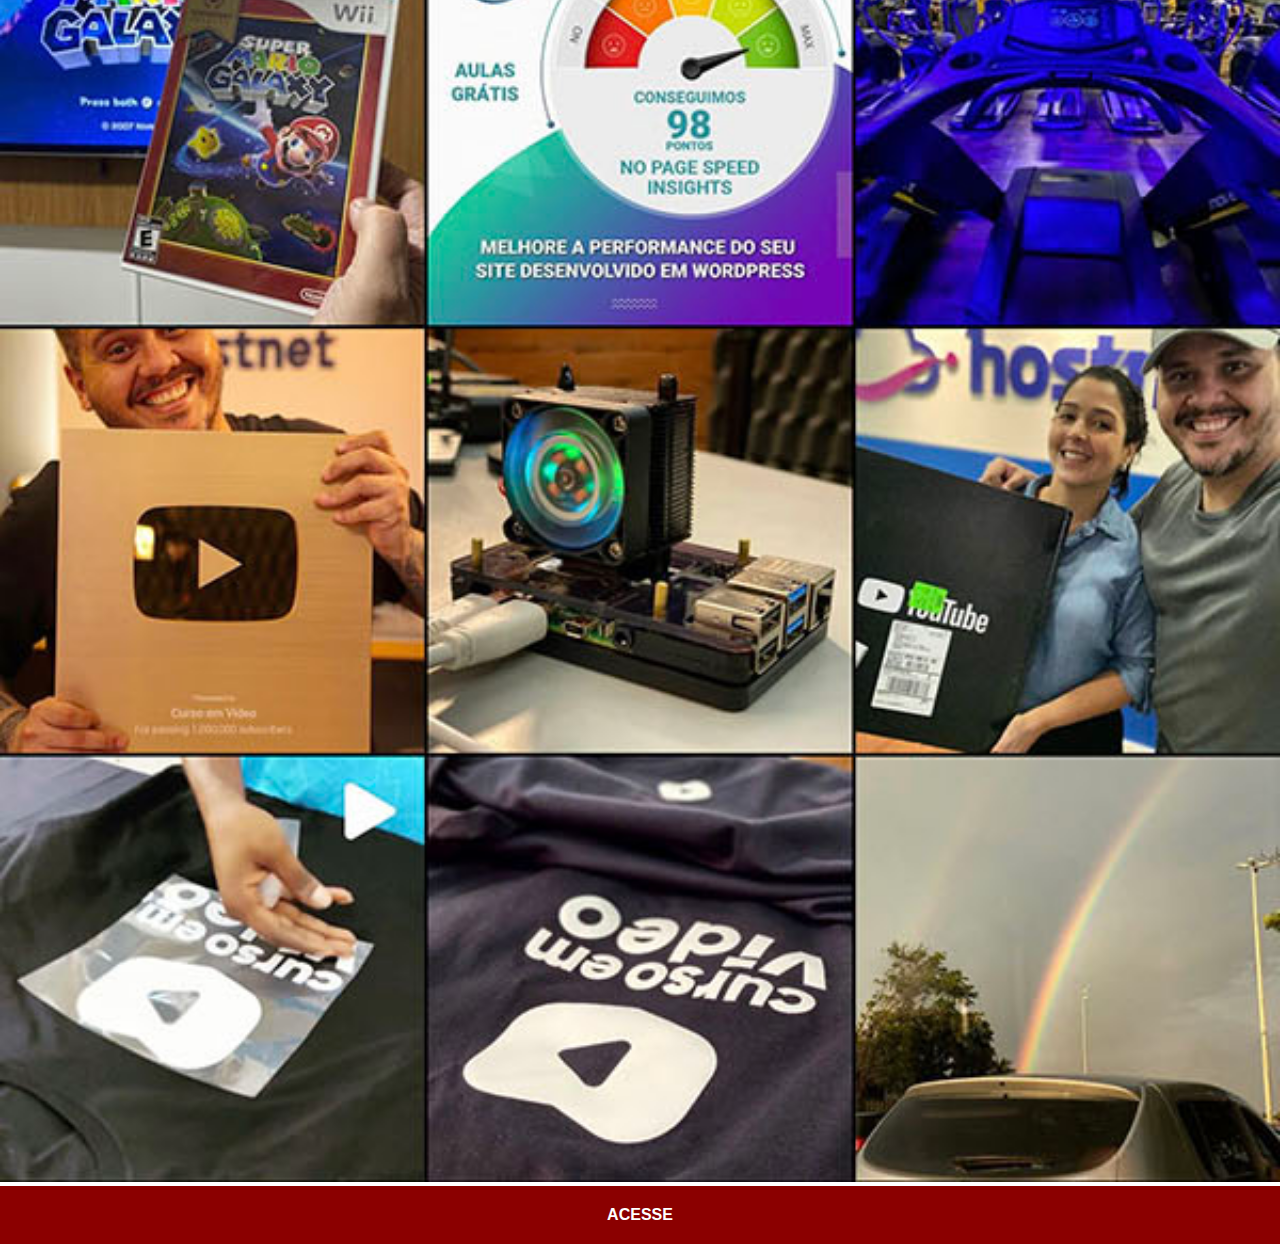
<file: instagram.html>
<!DOCTYPE html>
<html lang="pt-br">
<head>
    <meta charset="UTF-8">
    <meta name="viewport" content="width=device-width, initial-scale=1.0">
    <title>Instagram</title>
    <link rel="stylesheet" href="estilos/social.css">
</head>
<body>
    <img src="imagens/tela-instagram.jpg" alt="instagram">
    <a href="https://www.instagram.com/luishvanni/" target="_blank">ACESSE</a>
</body>
</html>
</file>
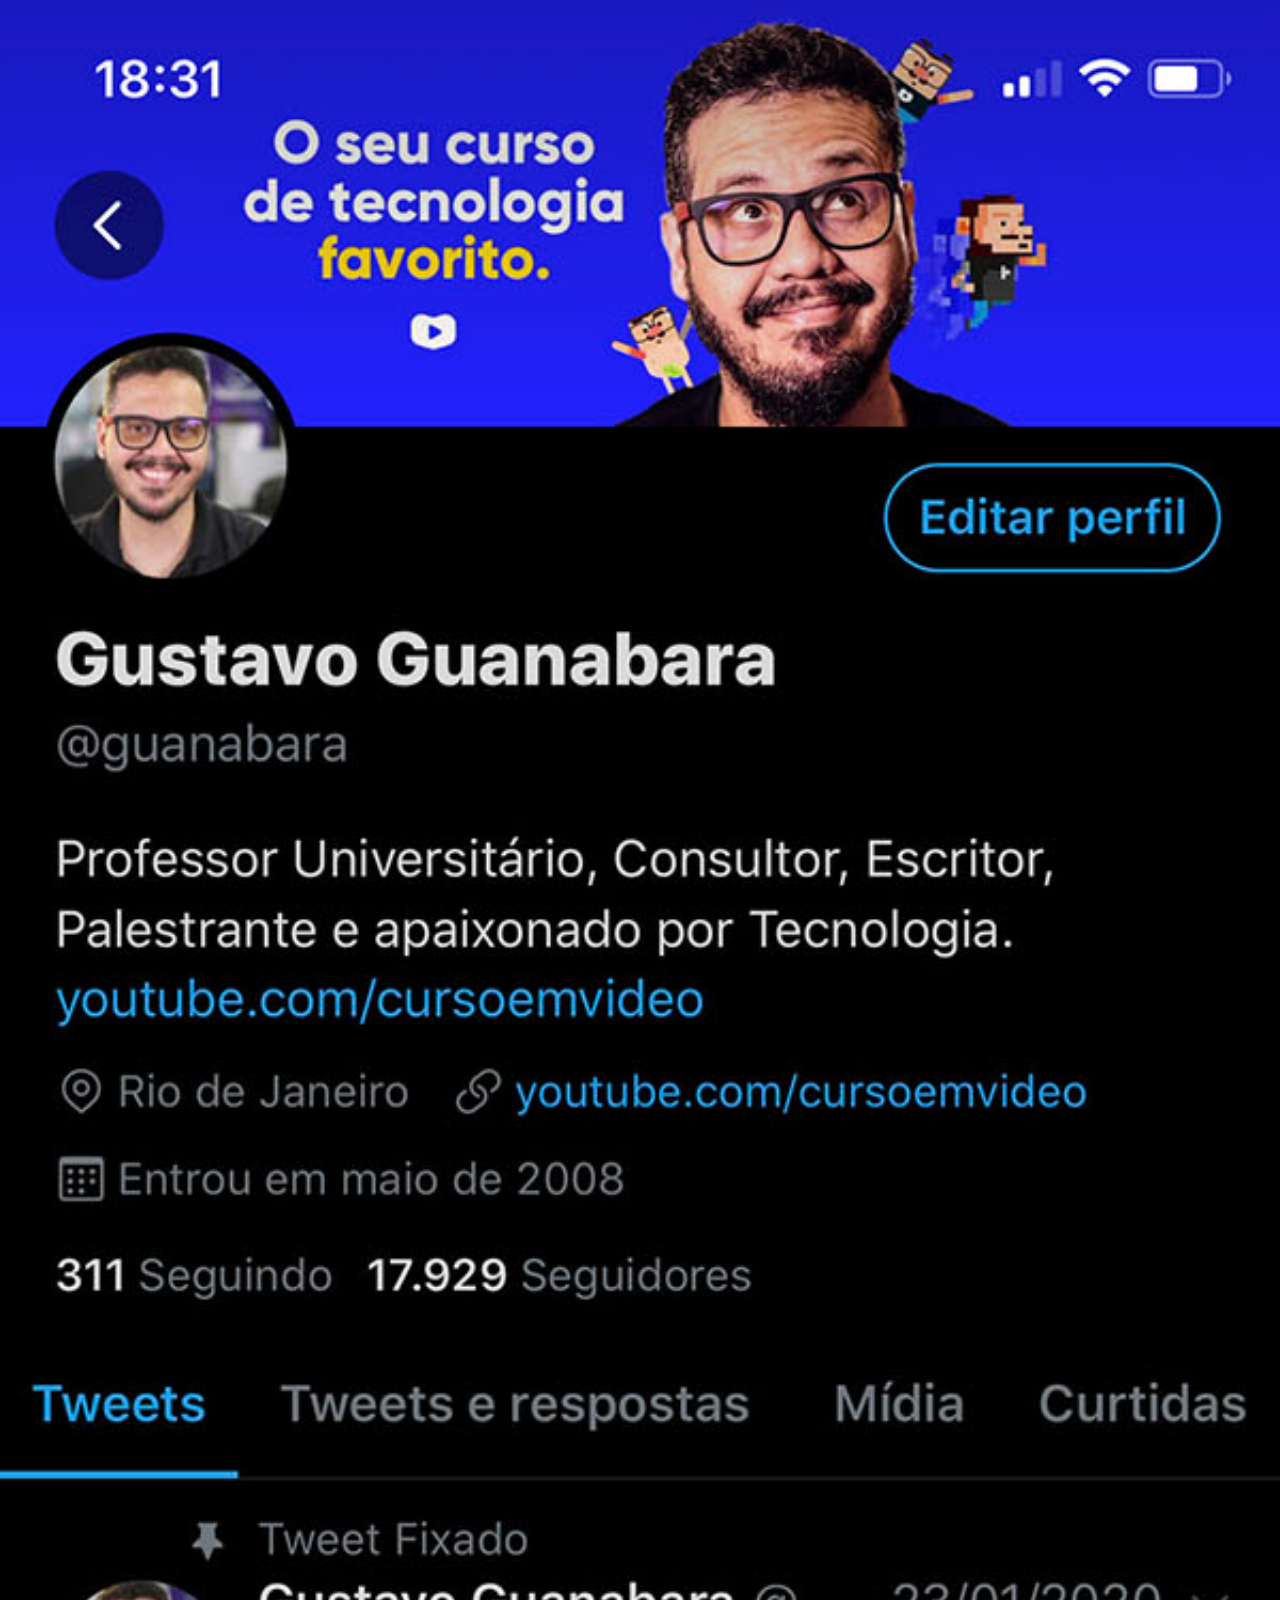
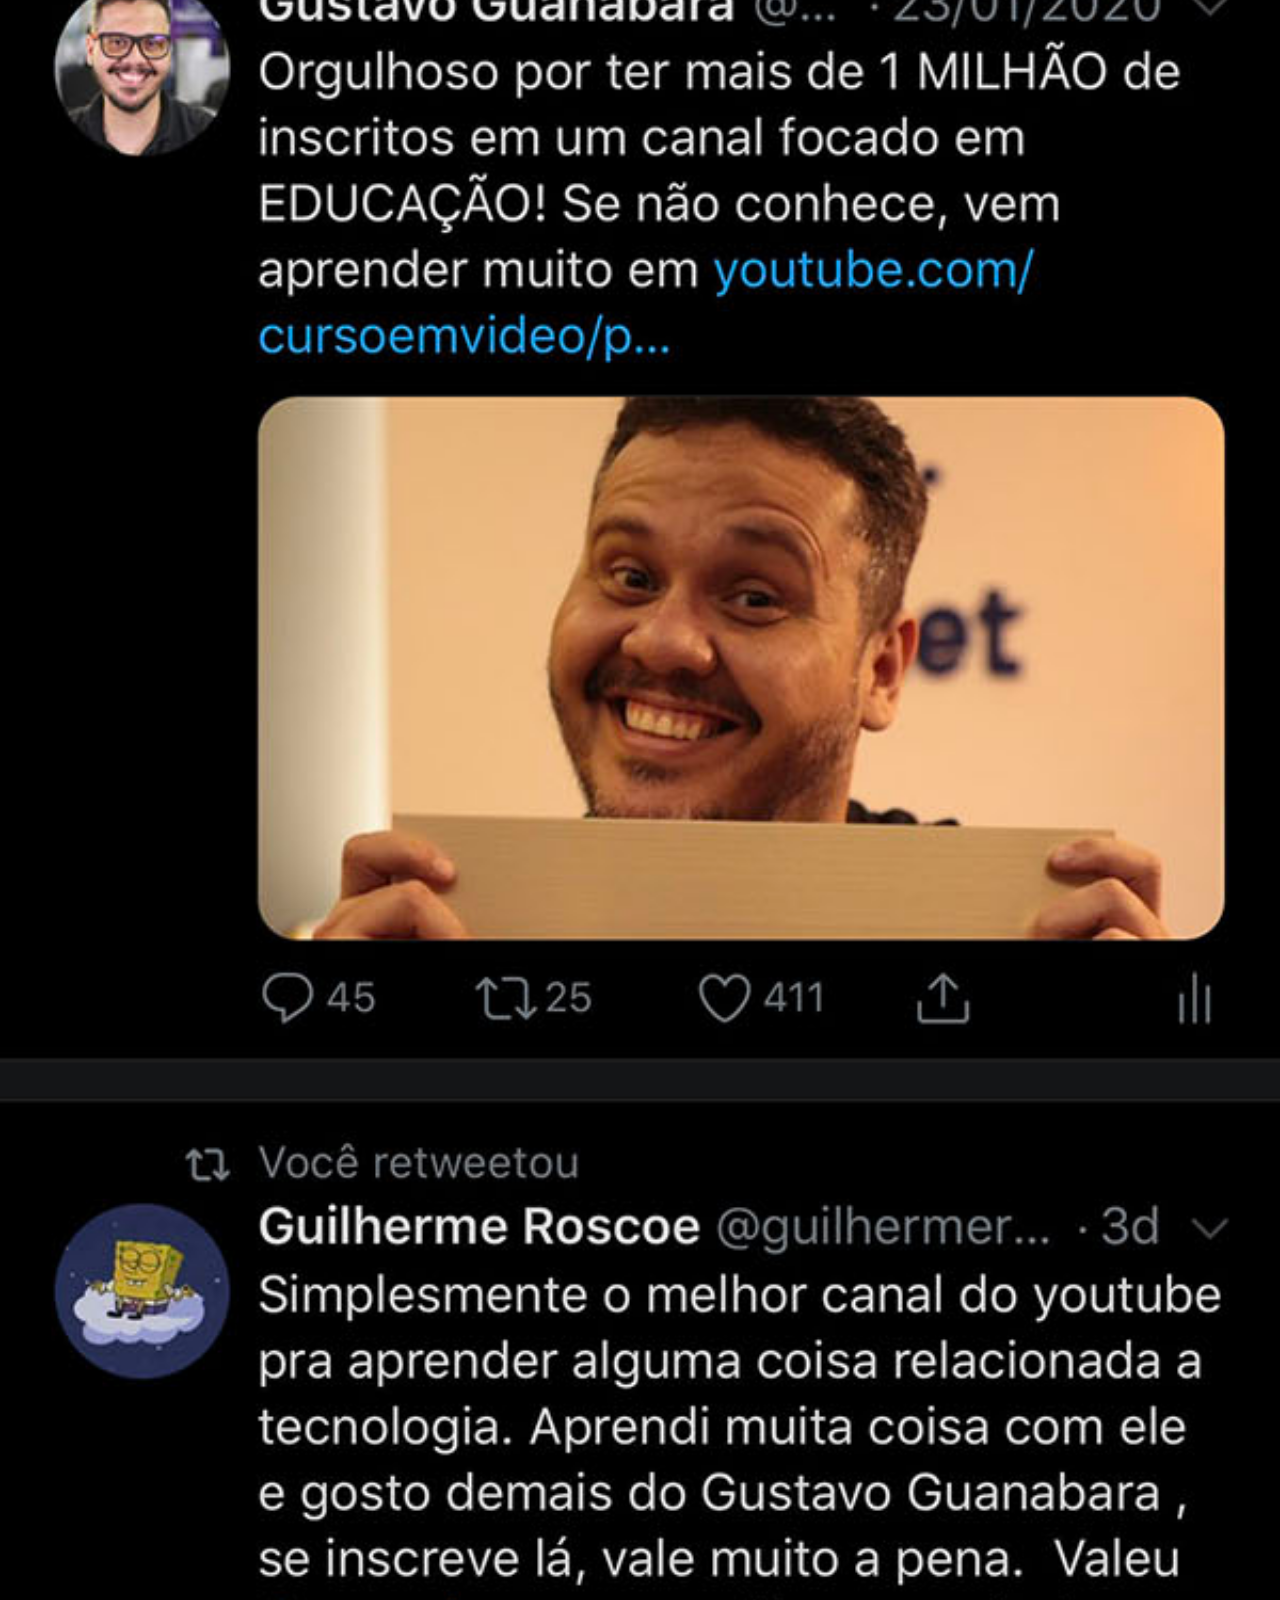
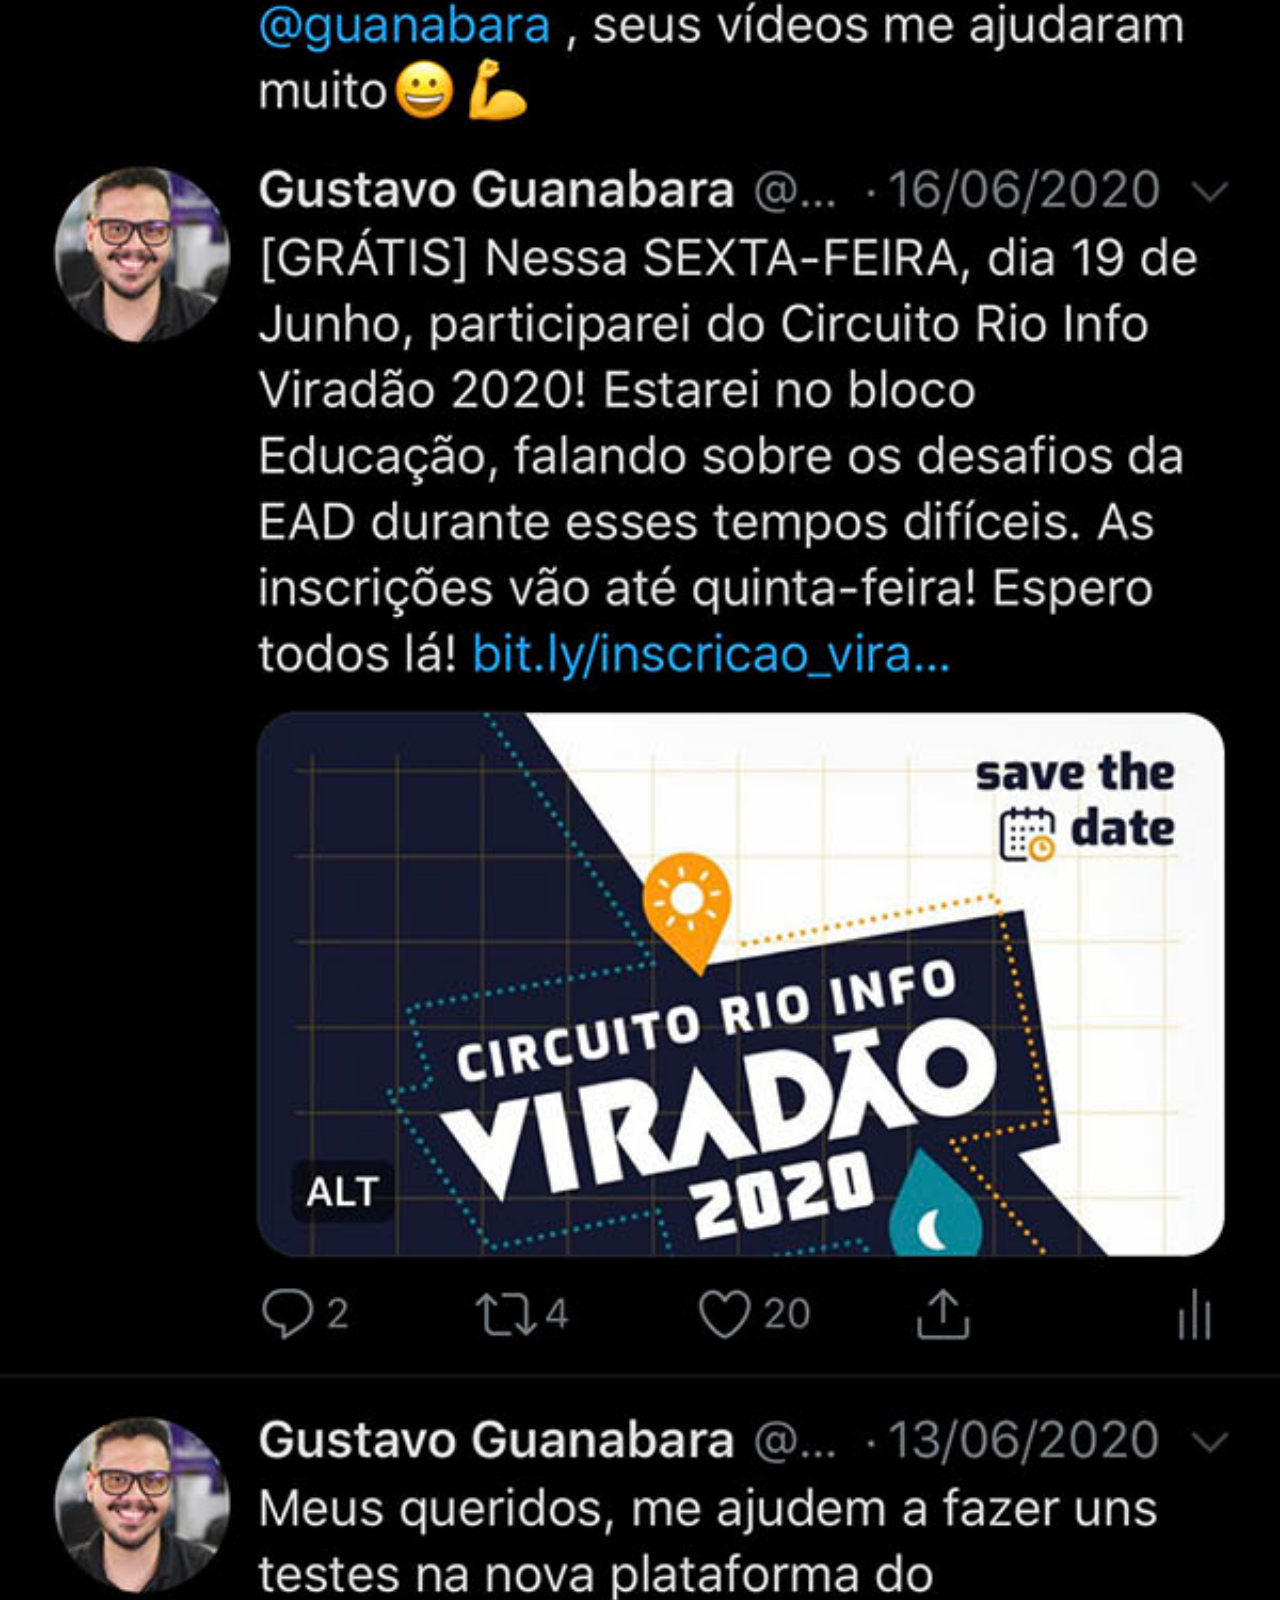
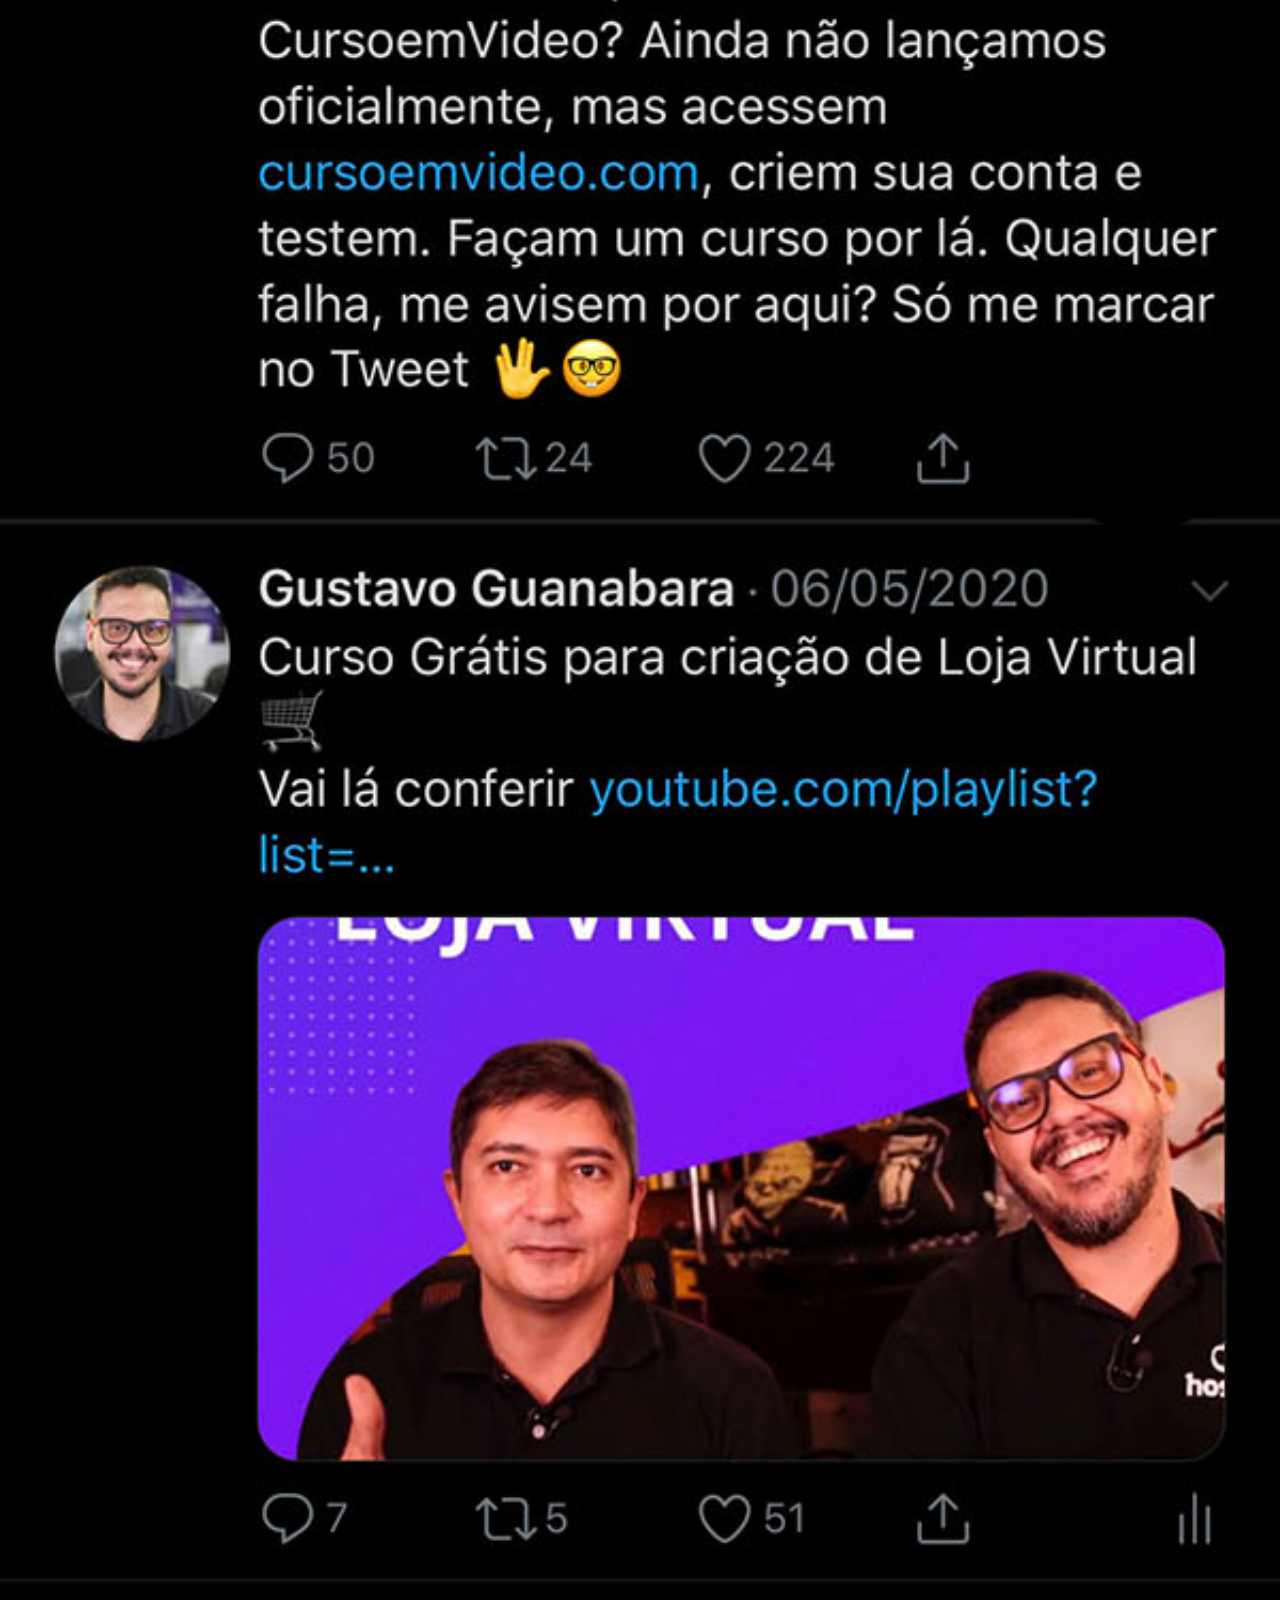
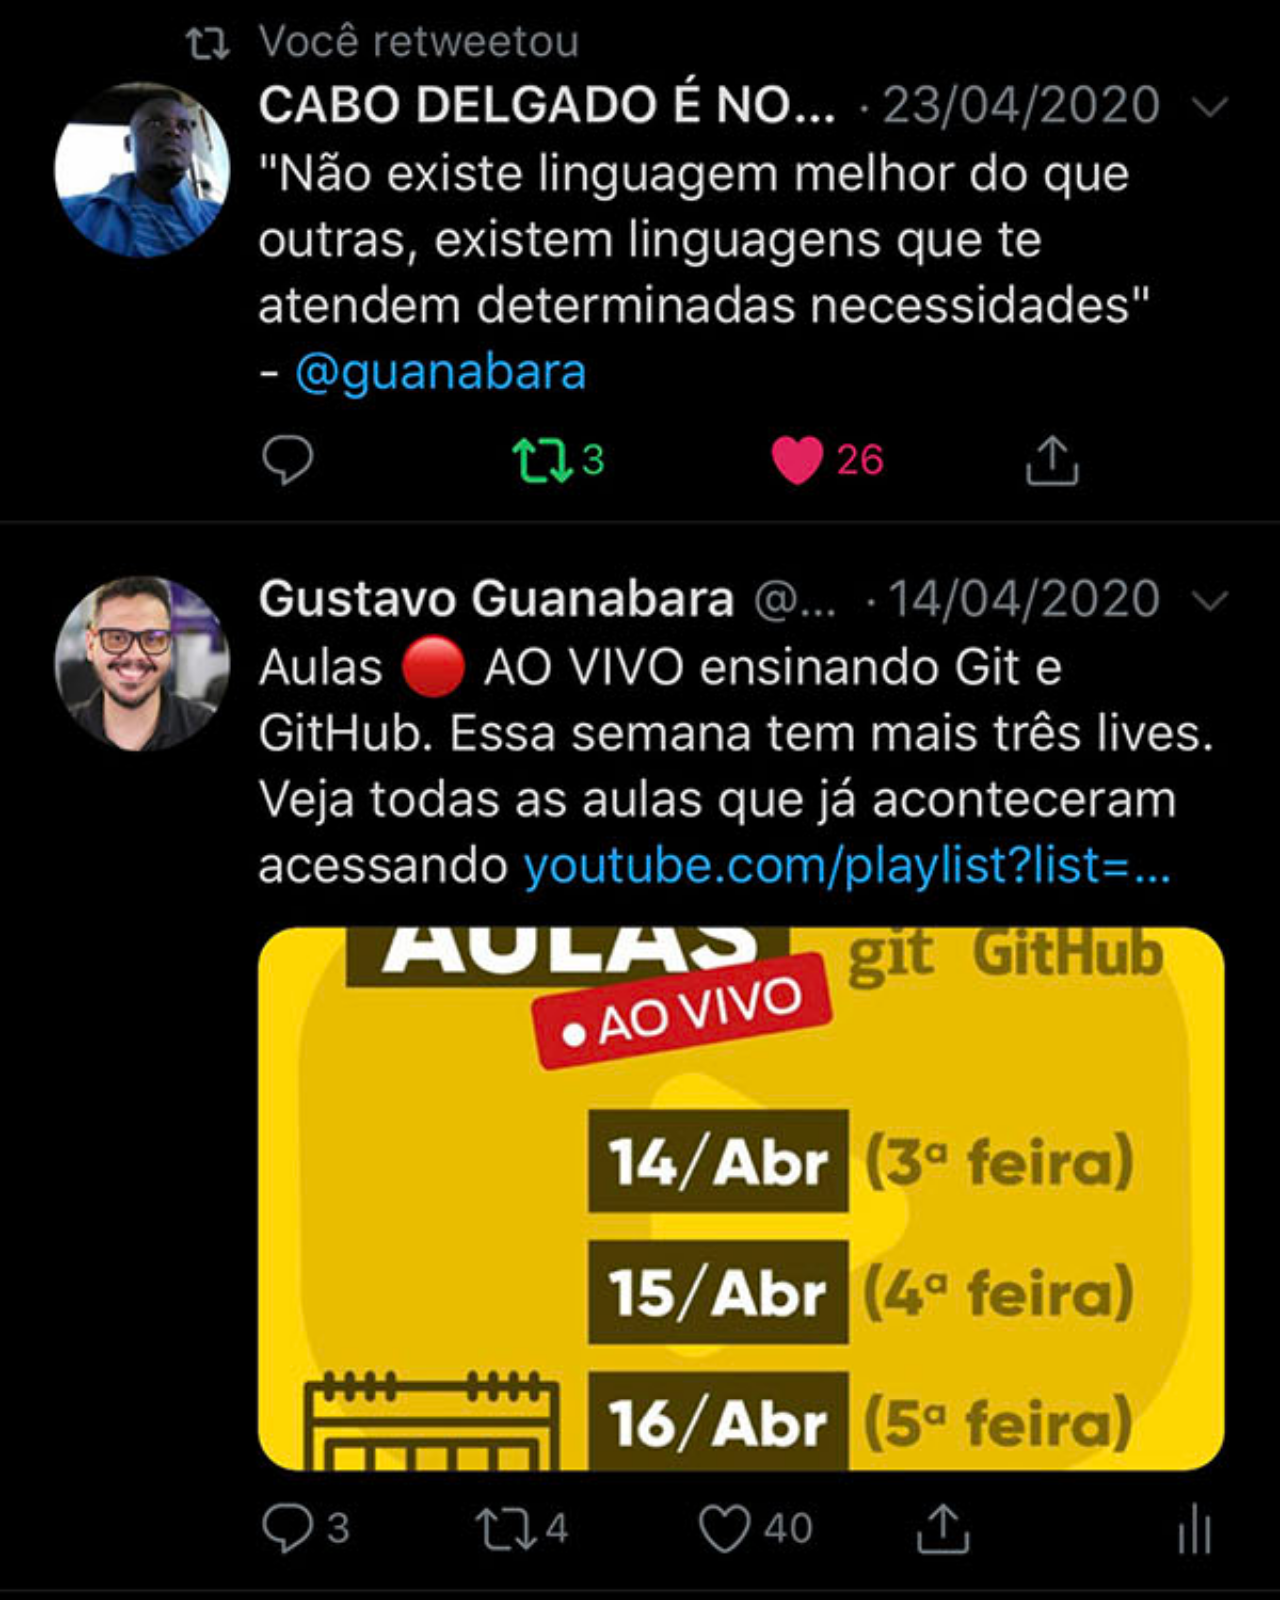
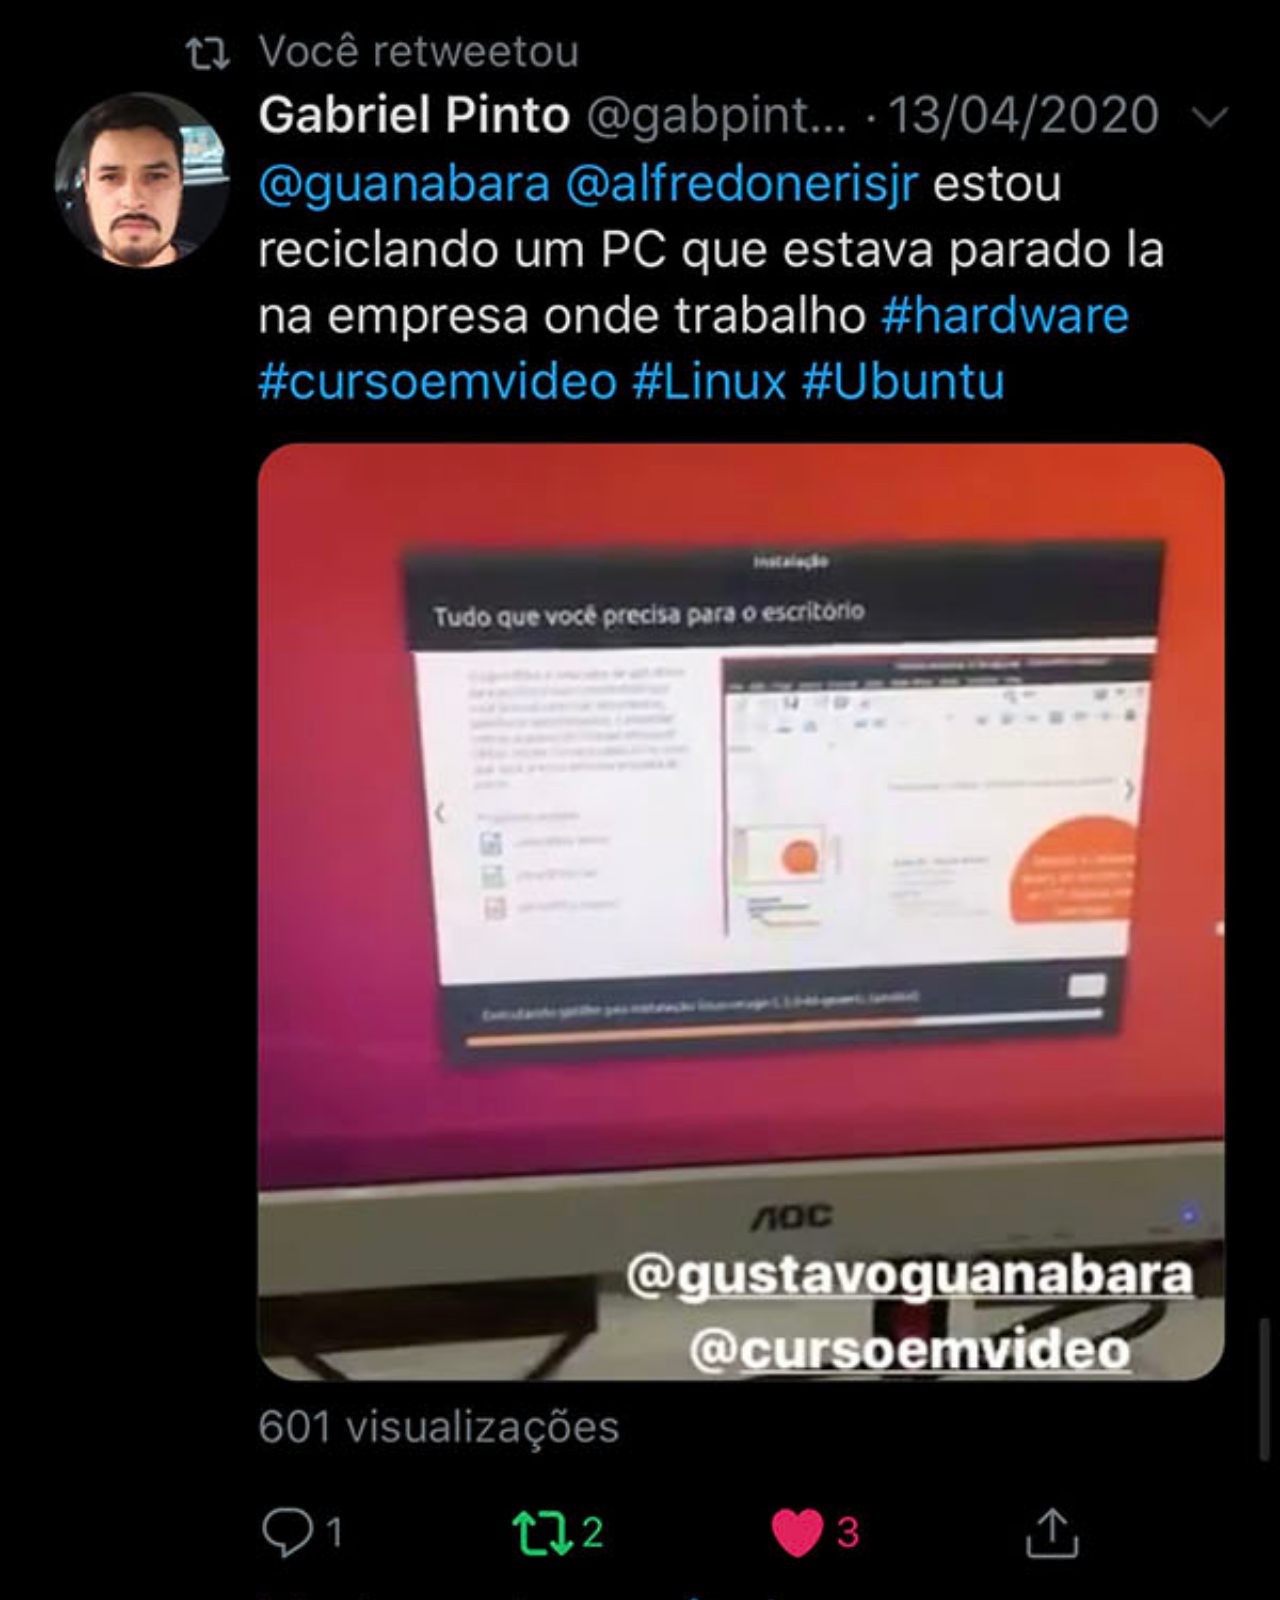
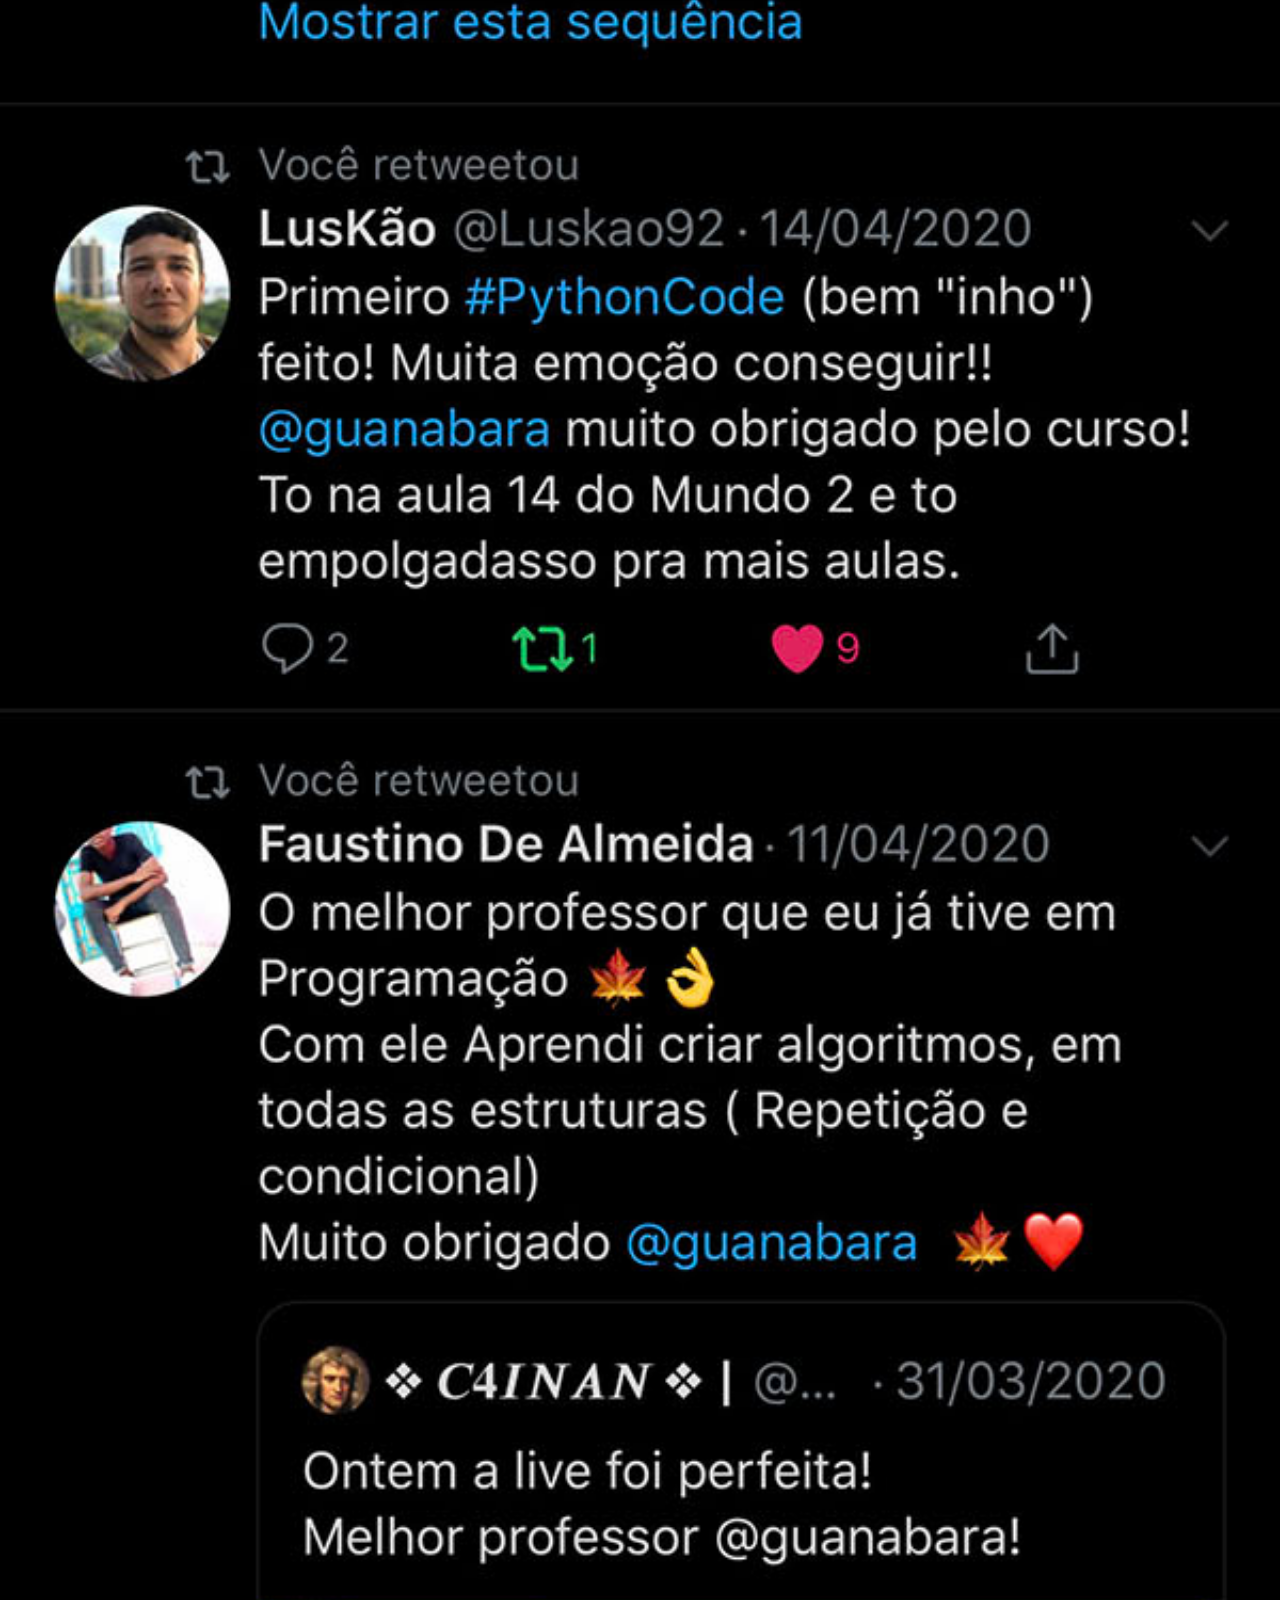
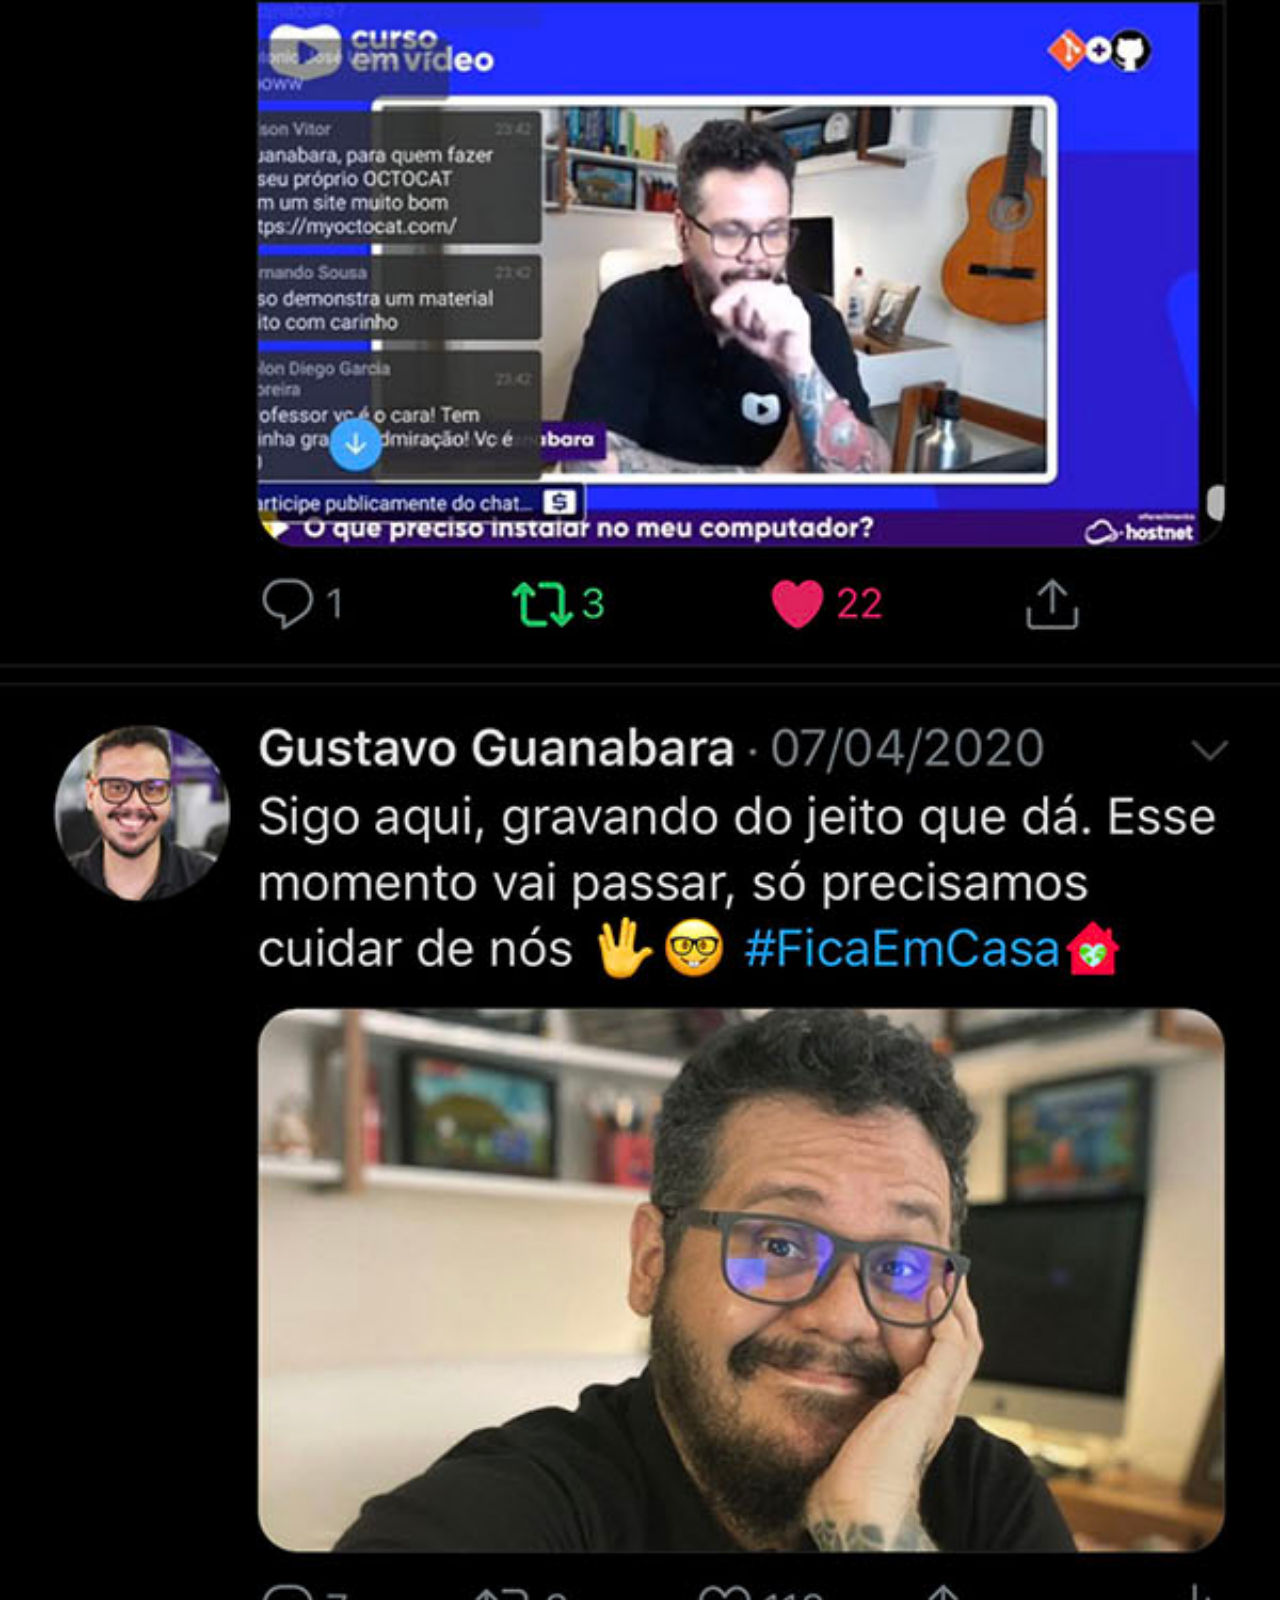
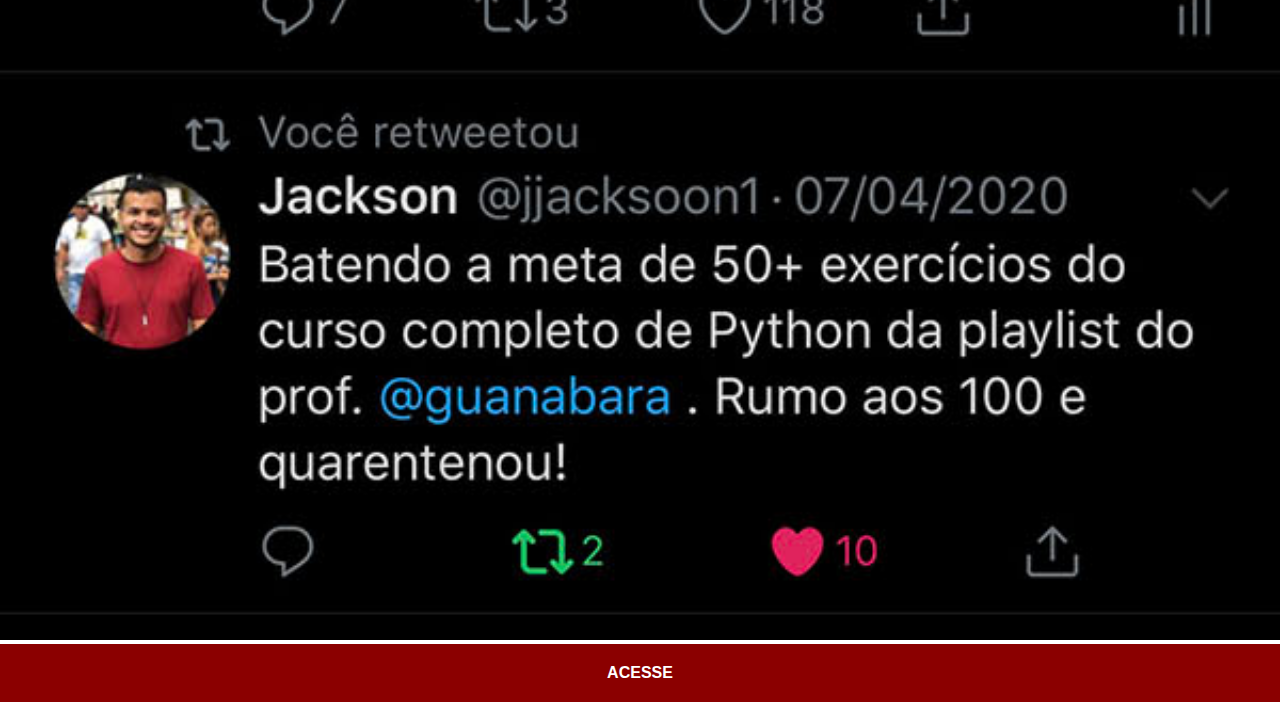
<file: twitter.html>
<!DOCTYPE html>
<html lang="pt-br">
<head>
    <meta charset="UTF-8">
    <meta name="viewport" content="width=device-width, initial-scale=1.0">
    <title>Twiiter</title>
    <link rel="stylesheet" href="estilos/social.css">
</head>
<body>
    <img src="imagens/tela-twitter.jpg" alt="twitter">
    <a href="https://twitter.com/luishvanni" target="_blank">ACESSE</a>
</body>
</html>
</file>
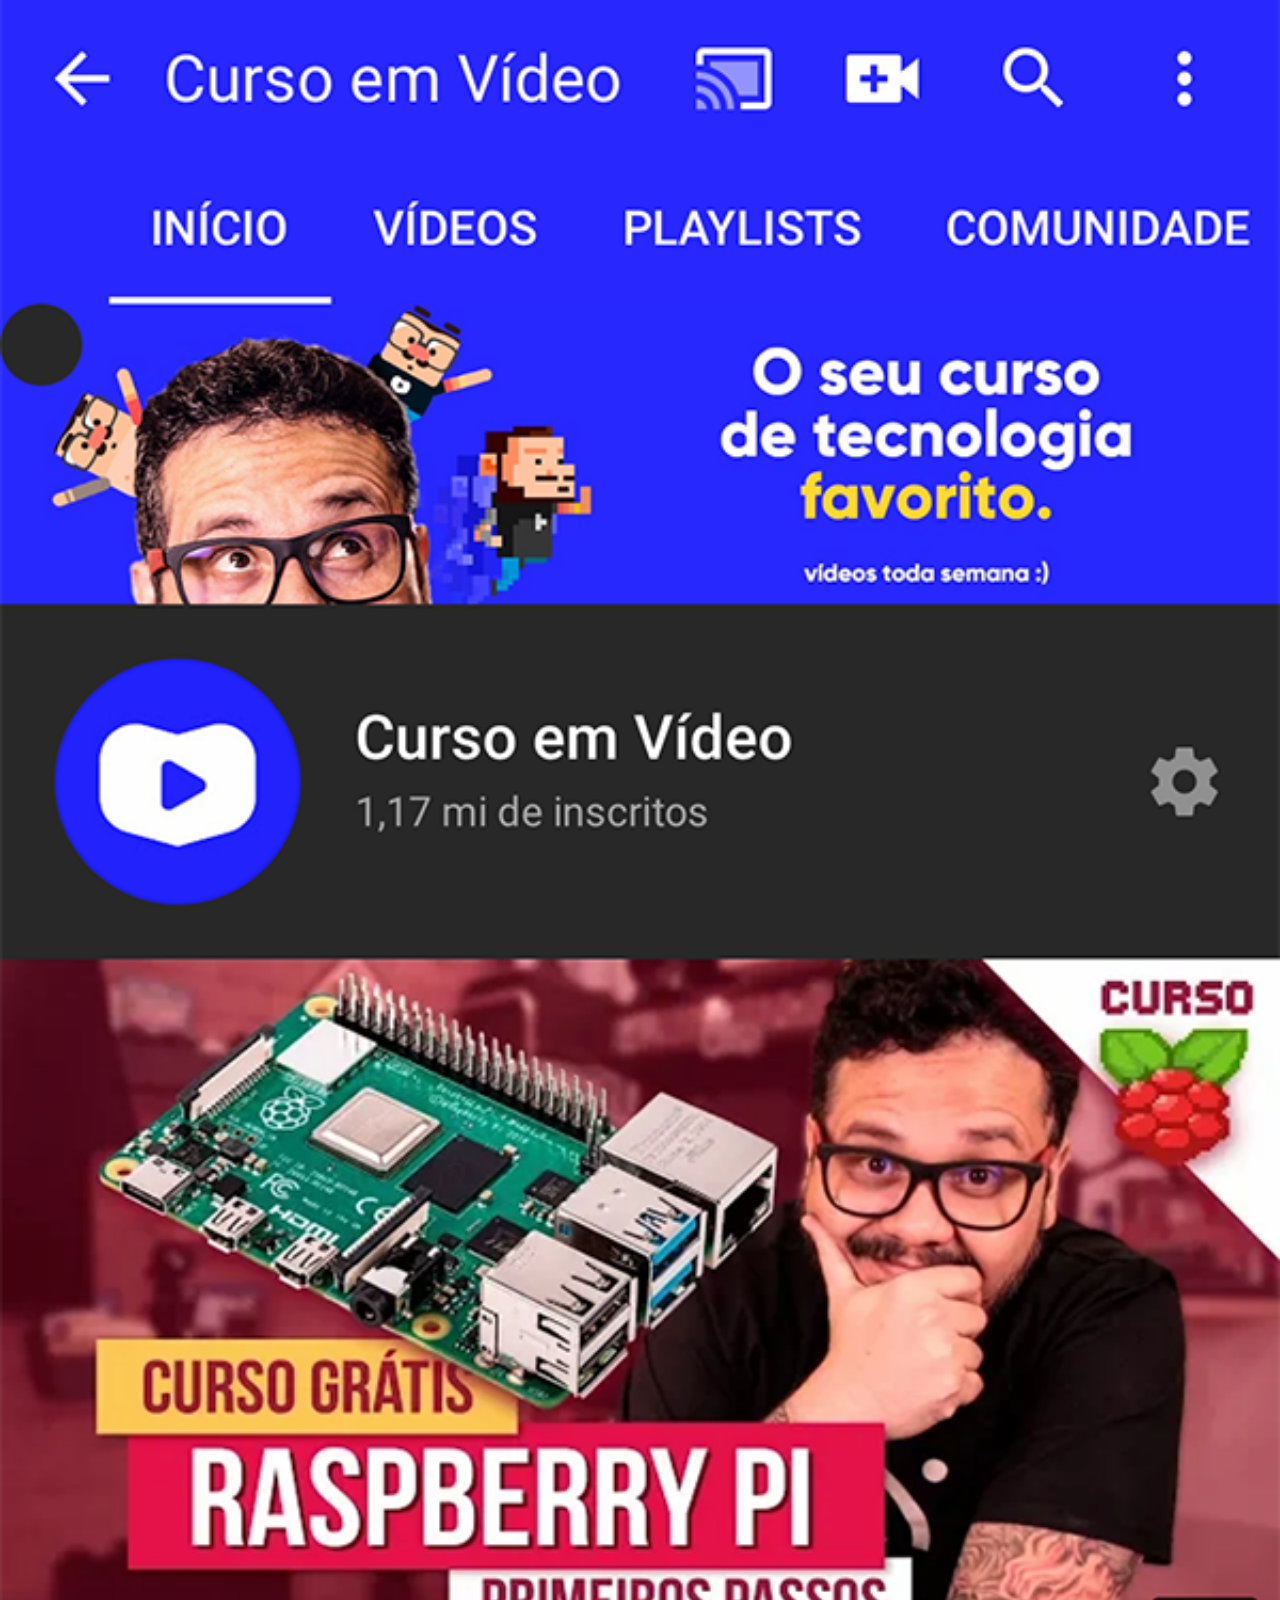
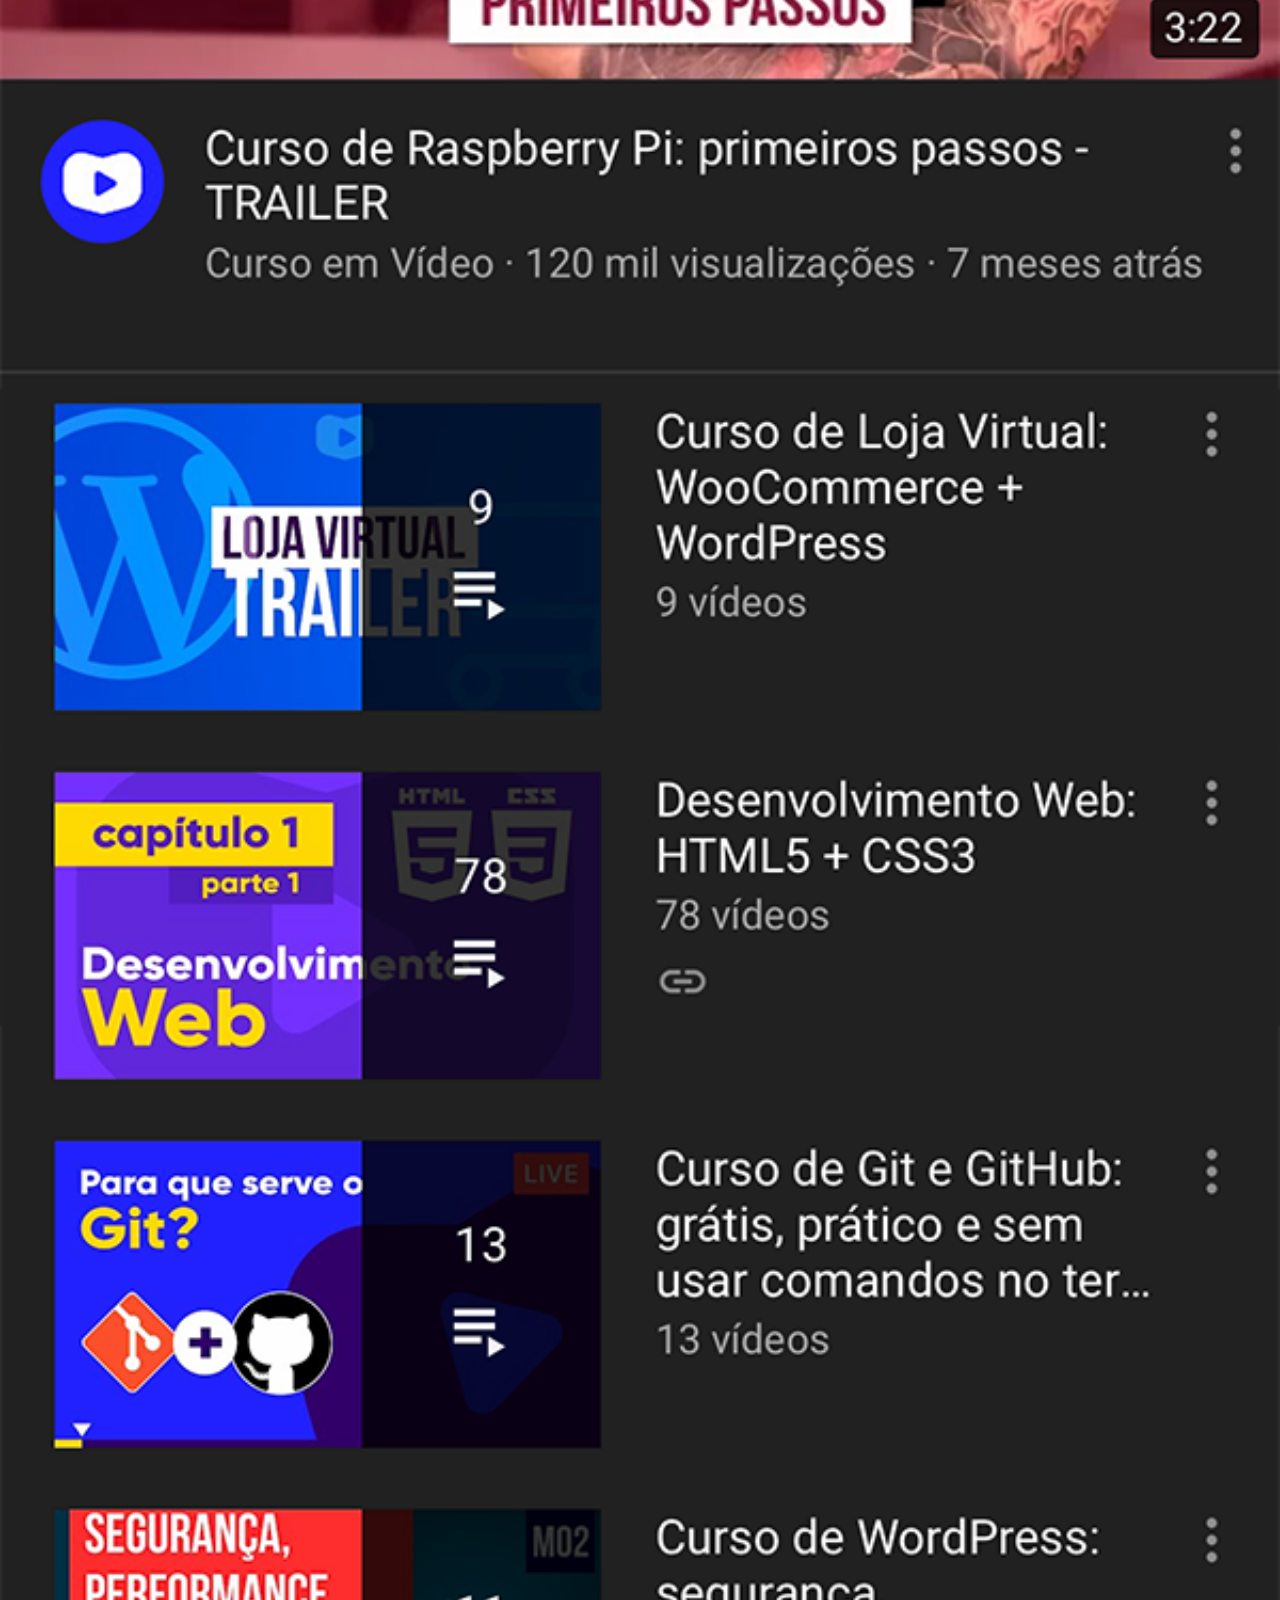
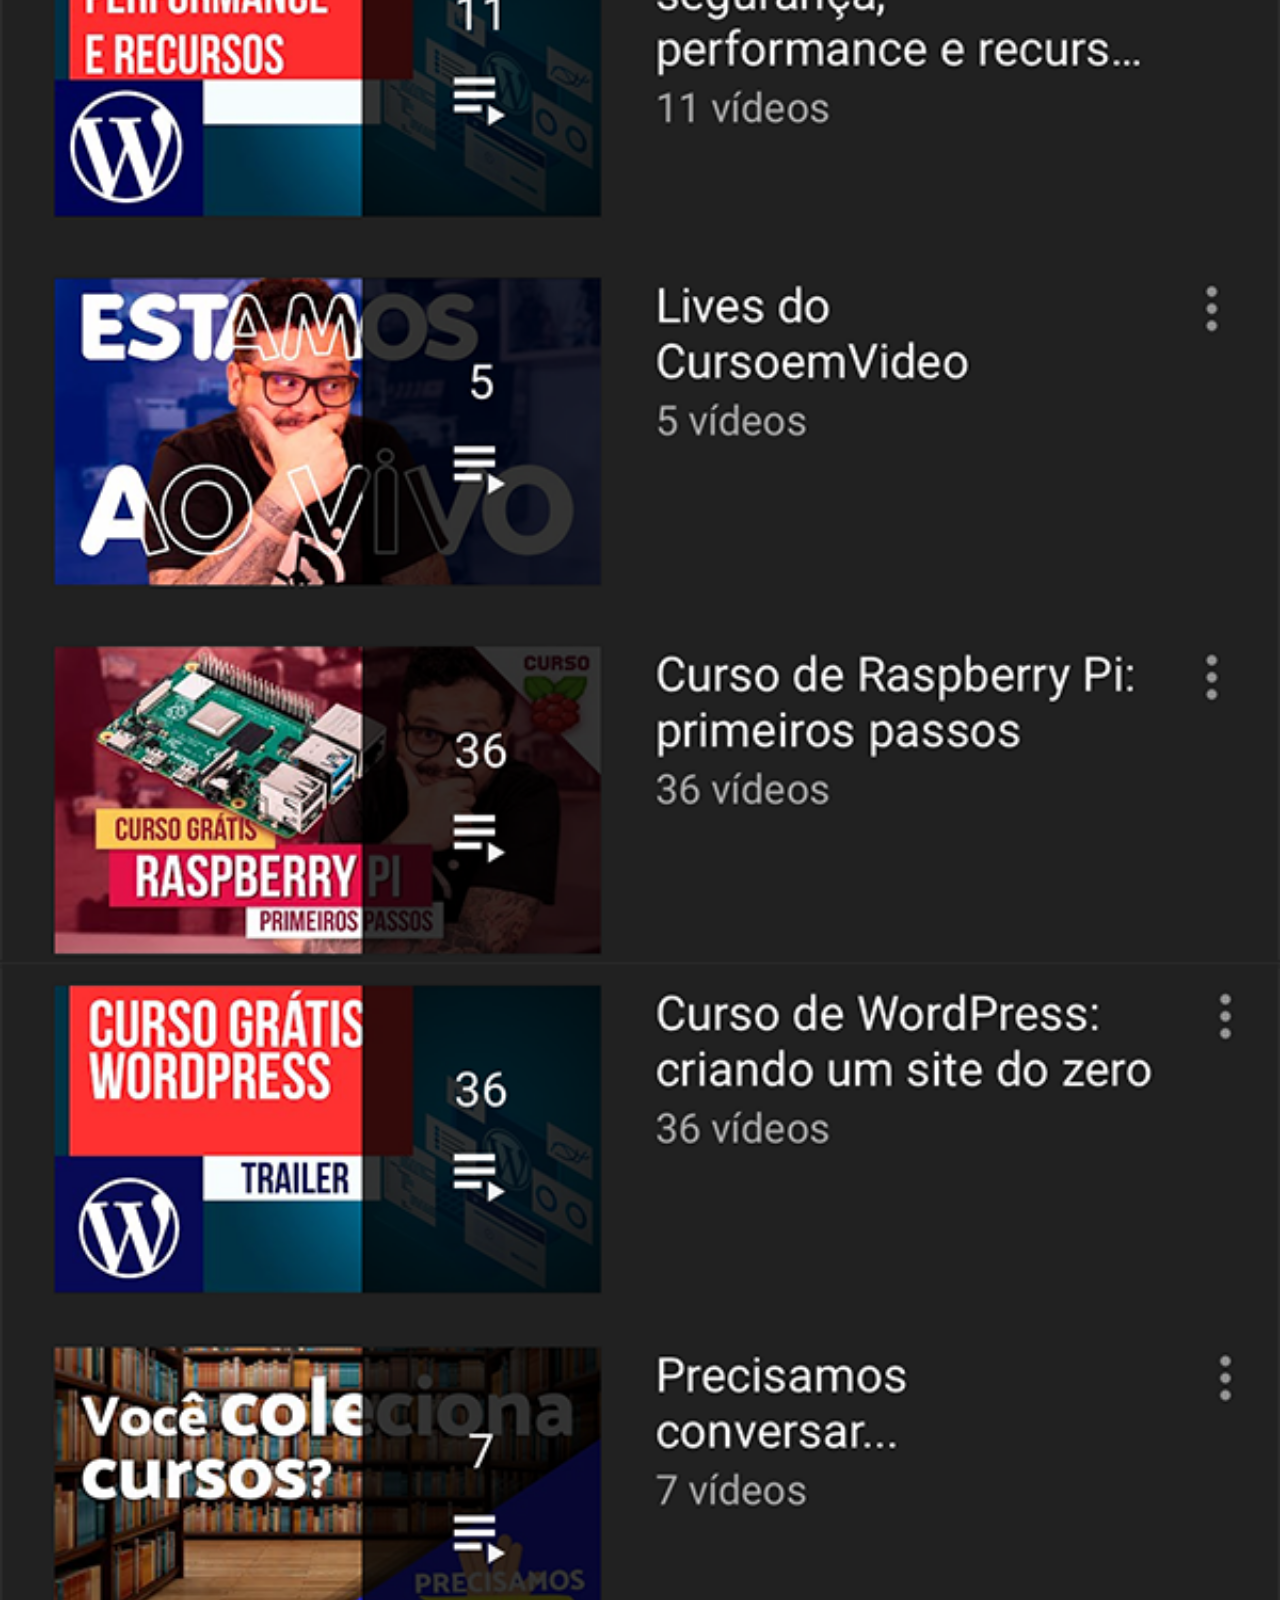
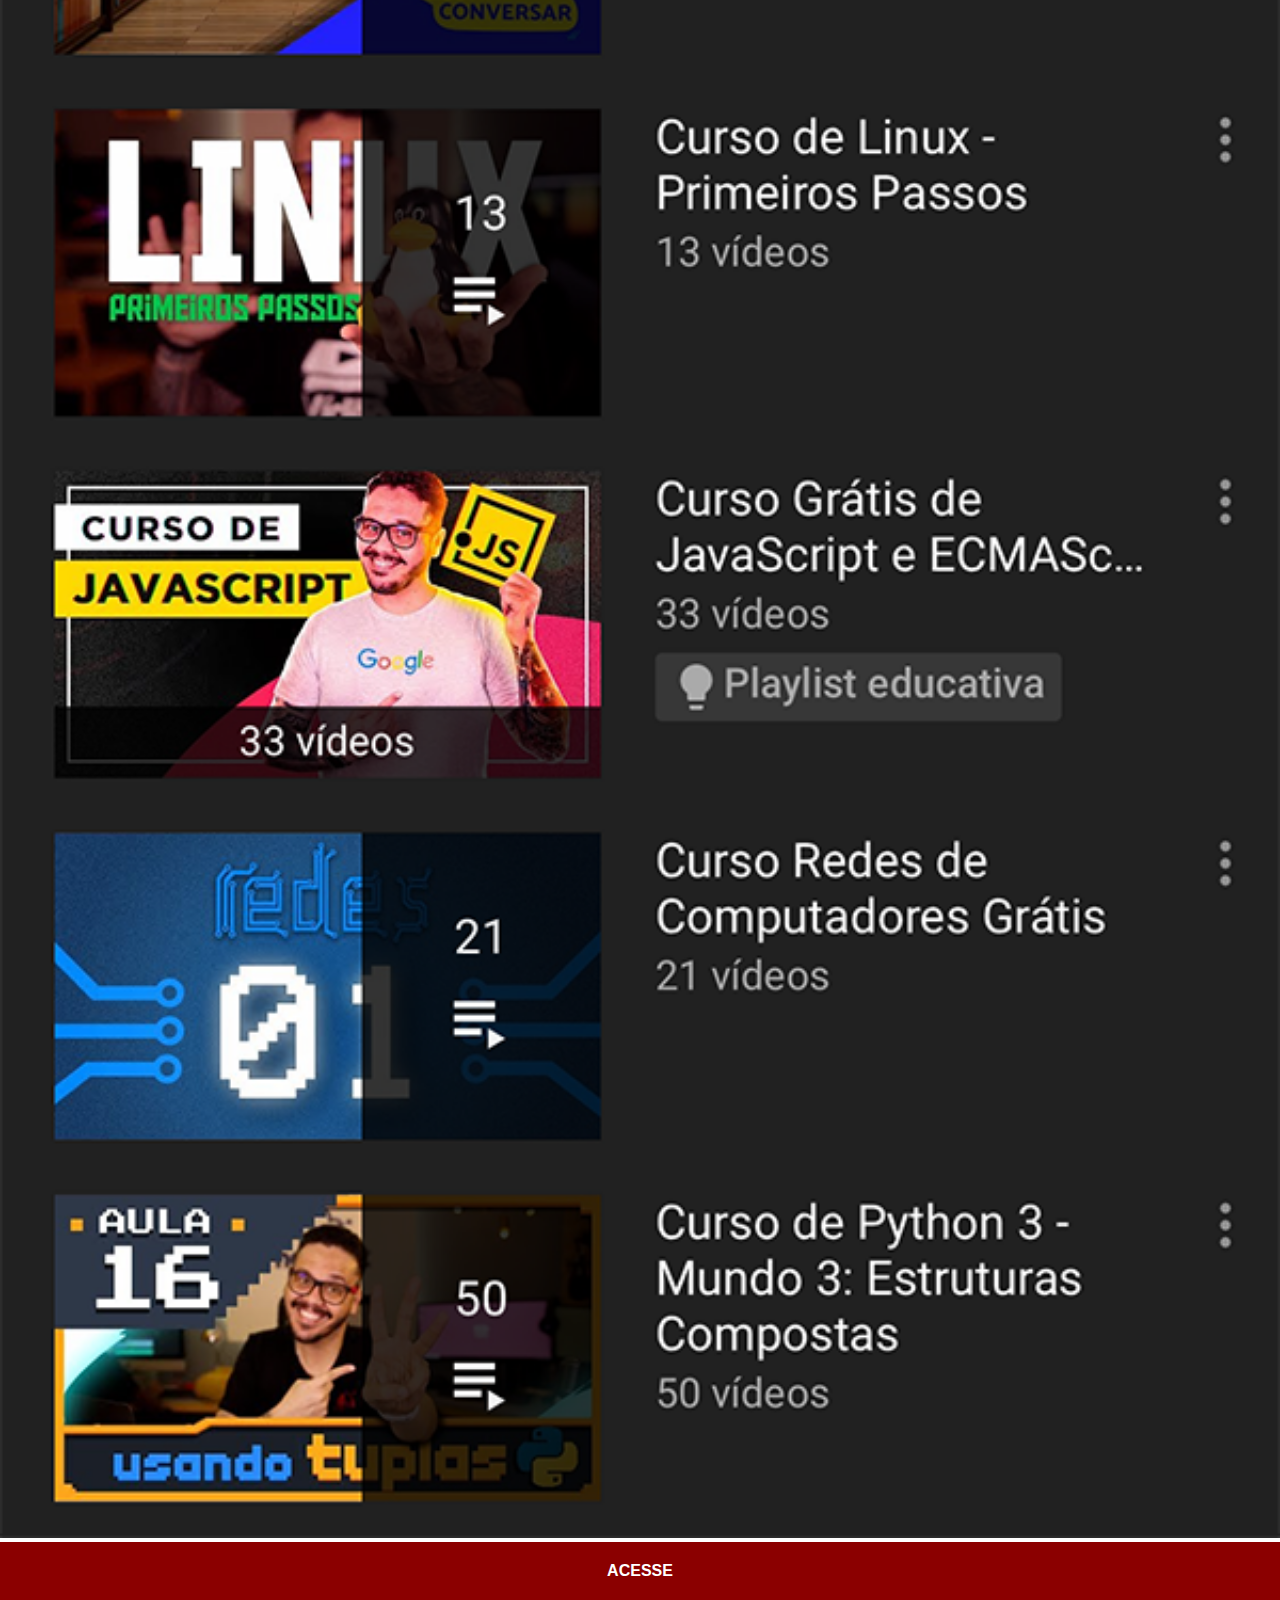
<file: youtube.html>
<!DOCTYPE html>
<html lang="pt-br">
<head>
    <meta charset="UTF-8">
    <meta name="viewport" content="width=device-width, initial-scale=1.0">
    <title>Youtube</title>
    <link rel="stylesheet" href="estilos/social.css">

</head>
<body>
    <img src="imagens/tela-youtube.png" alt="youtube">
    <a href="https://www.youtube.com/@CursoemVideo/playlists" target="_blank">ACESSE</a>
</body>
</html>
</file>
<file: estilos/style.css>
@charset "UTF-8";

* {
    margin: 0px;
    padding: 0px;
    font-family: Arial, Helvetica, sans-serif;
}

html, body {
    height: 100vh;
    width: 100vw;
    background-color: black;
}

body{
    background: url('../imagens/fundo-madeira.jpg') no-repeat top center;
    background-size: cover;
    background-attachment: fixed;

}

main {
    position: relative;
    height: 100vh;
    
}

section#telefone {
    position: absolute;
    top: 50%;
    left: 50%;
    transform: translate(-50%, -50%);

    height: 627px;
    width: 311px;
    
    background:url('../imagens/frame-iphone.png') no-repeat;
    

}

iframe#tela {
    position: relative;
    top: 80px;
    left: 22px;
    height: 471px;
    width: 267px;
}

section#redes-sociais {
    text-align: right;
}

section#redes-sociais img {
    width: 50px;
    margin: 10px;
    border-radius: 50%;
    box-shadow: 2px 2px 5px rgba(0, 0, 0, 0.404);
    box-sizing: border-box;

}

section#redes-sociais img:hover {
    border: 2px solid rgba(255, 255, 255, 0.637);
    transform: translate(-3px, -3px);
    box-shadow: 5px 5px 10px rgba(0, 0, 0, 0.603);
    transition: transform .3s;


}
</file>
<file: estilos/social.css>
@charset "UTF-8";

* {
    margin: 0px;
    padding: 0px;
    font-family: Arial, Helvetica, sans-serif;
}

a {
    display: block;
    background-color: darkred;
    padding: 20px;
    color: white;
    text-align: center;
    font-weight: bolder;
    text-decoration: none;

}

::-webkit-scrollbar {
    width: 0px;
    height: 0px;
}

img {
    width: 100vw;
}

a:hover {
    background-color: white;
    color: black;
}
</file>
